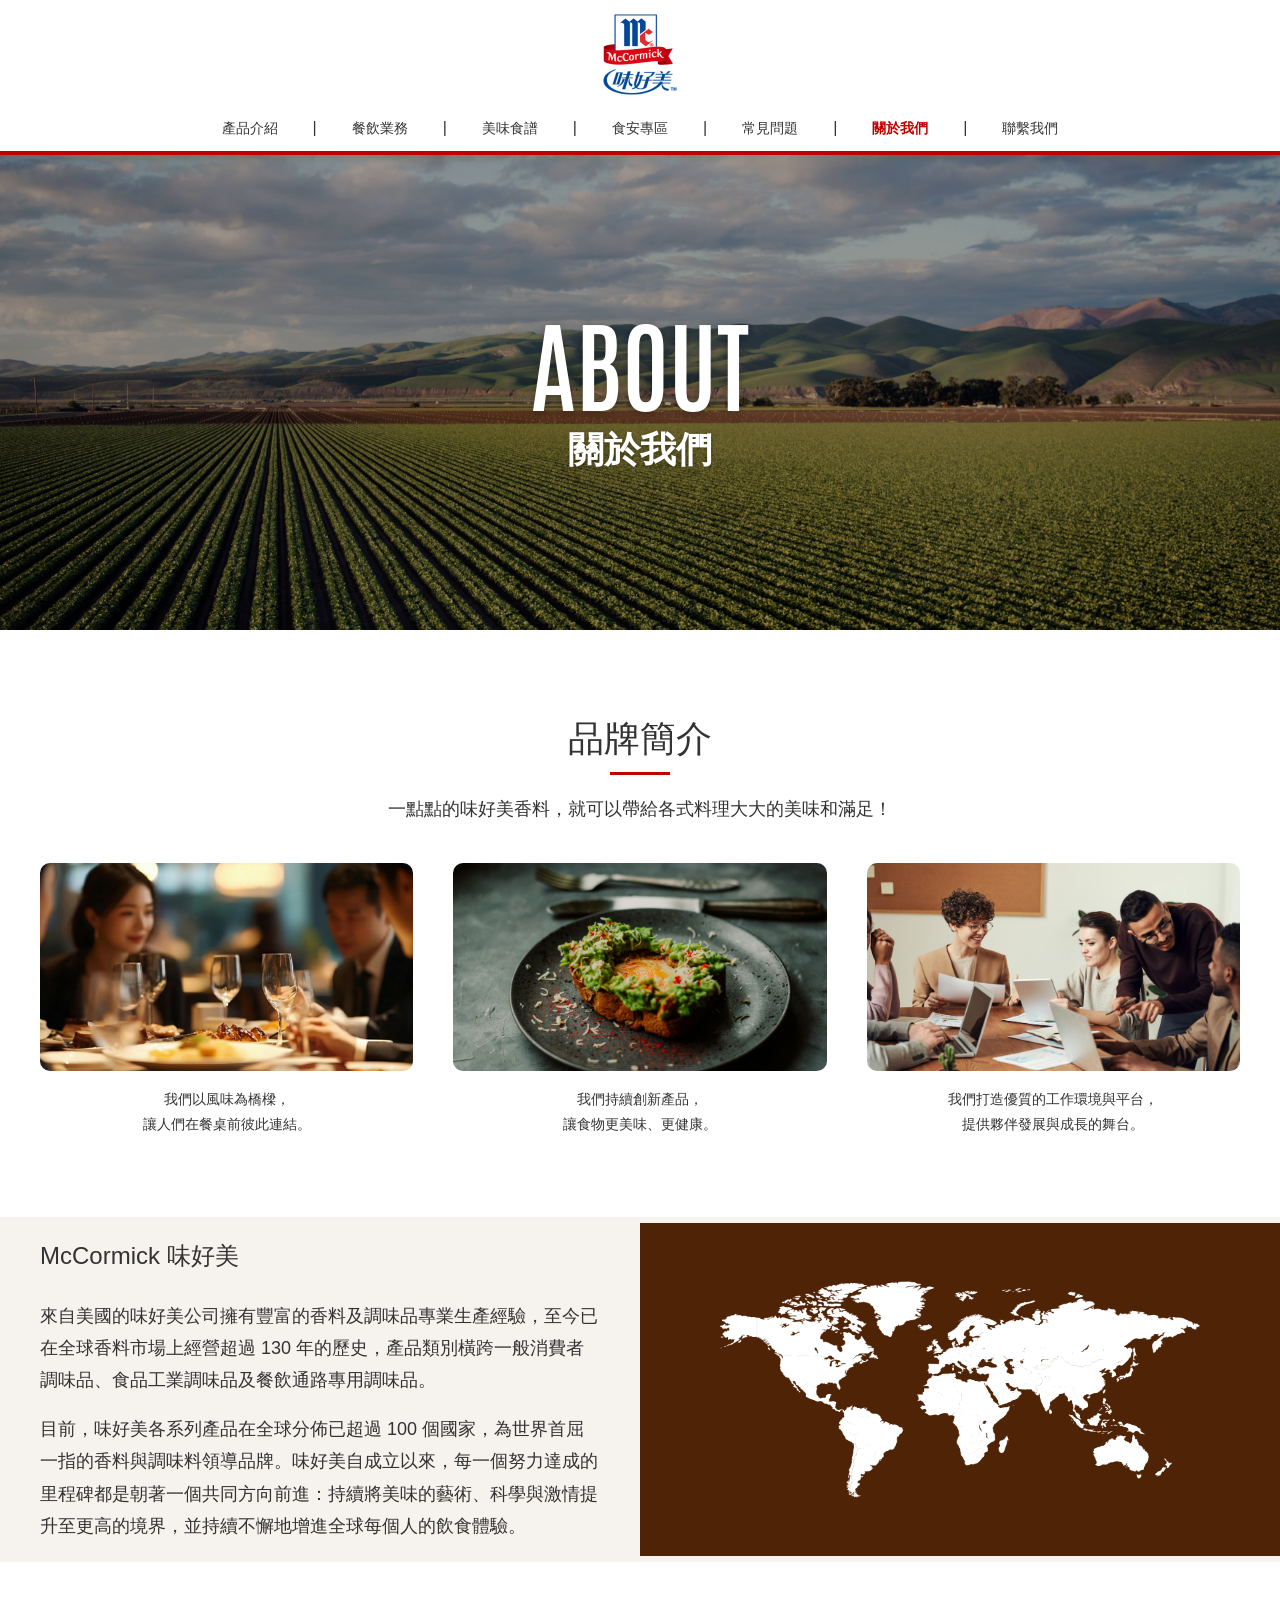
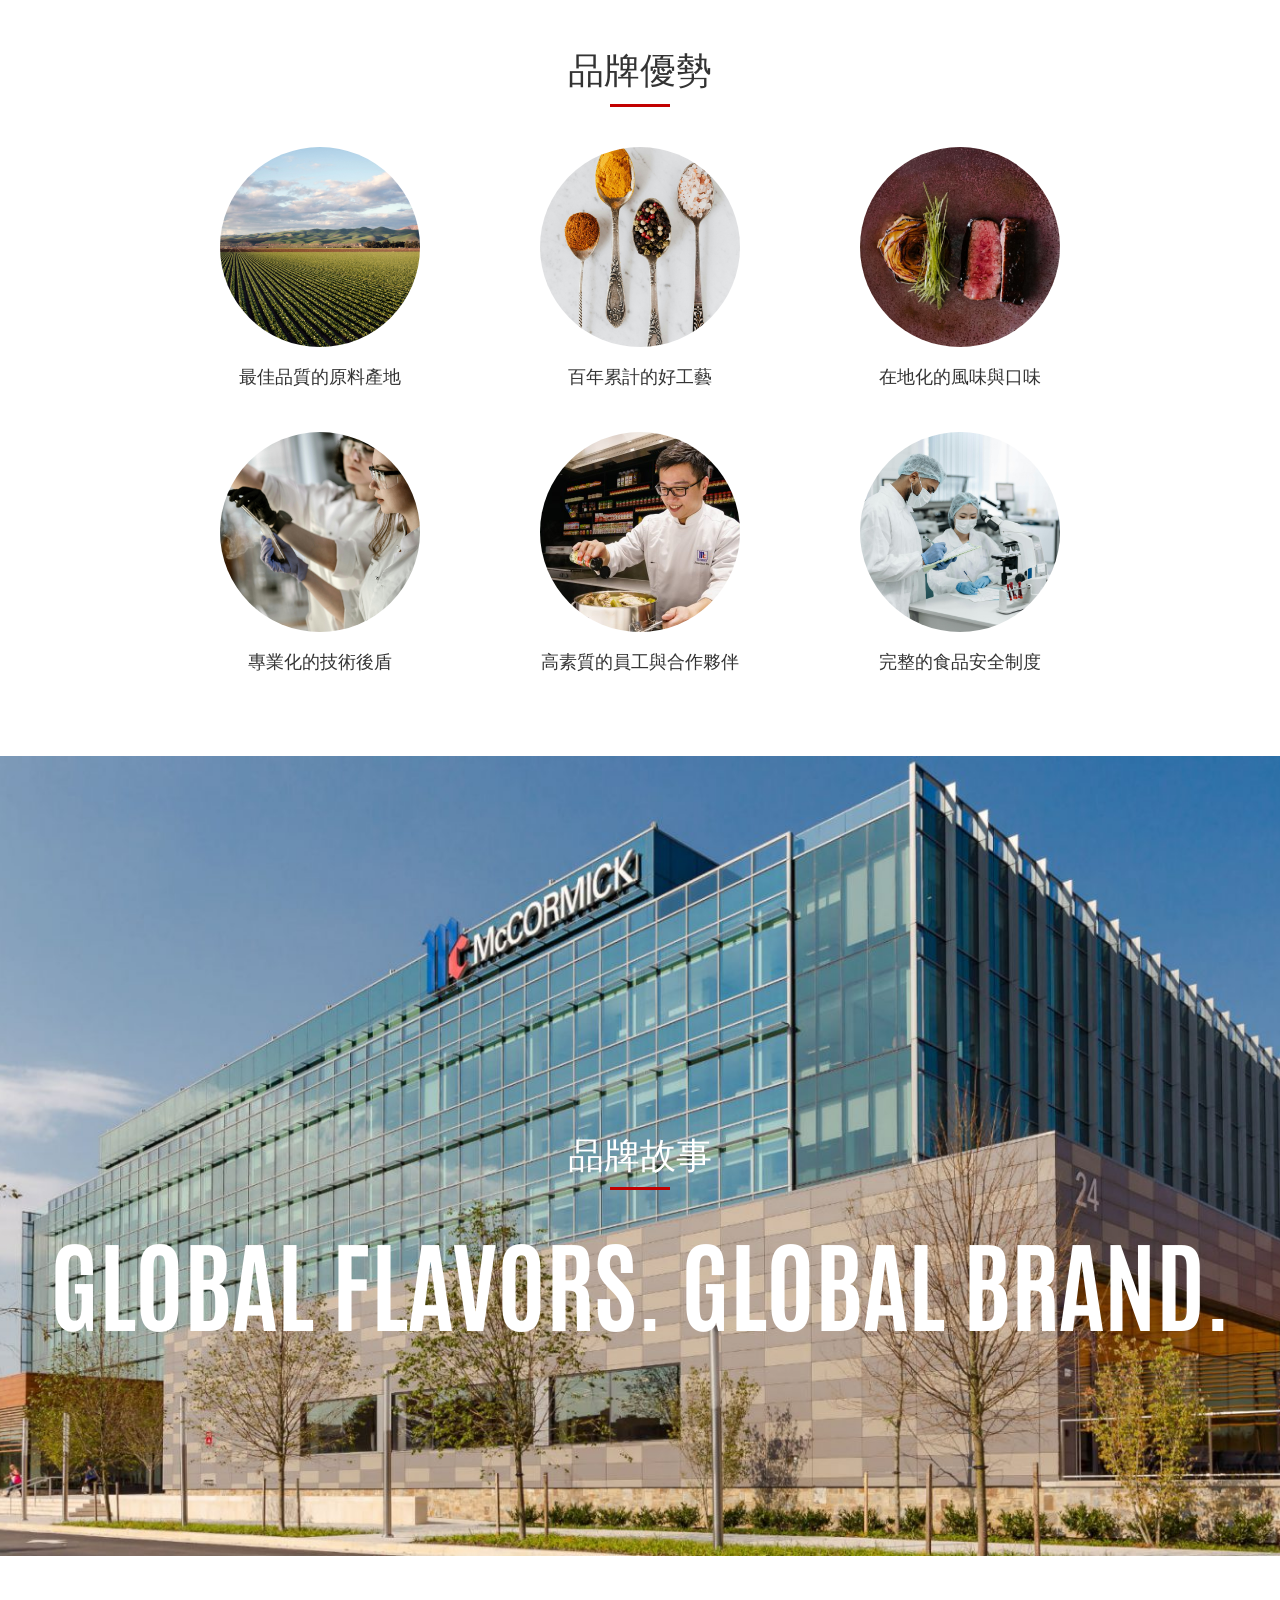
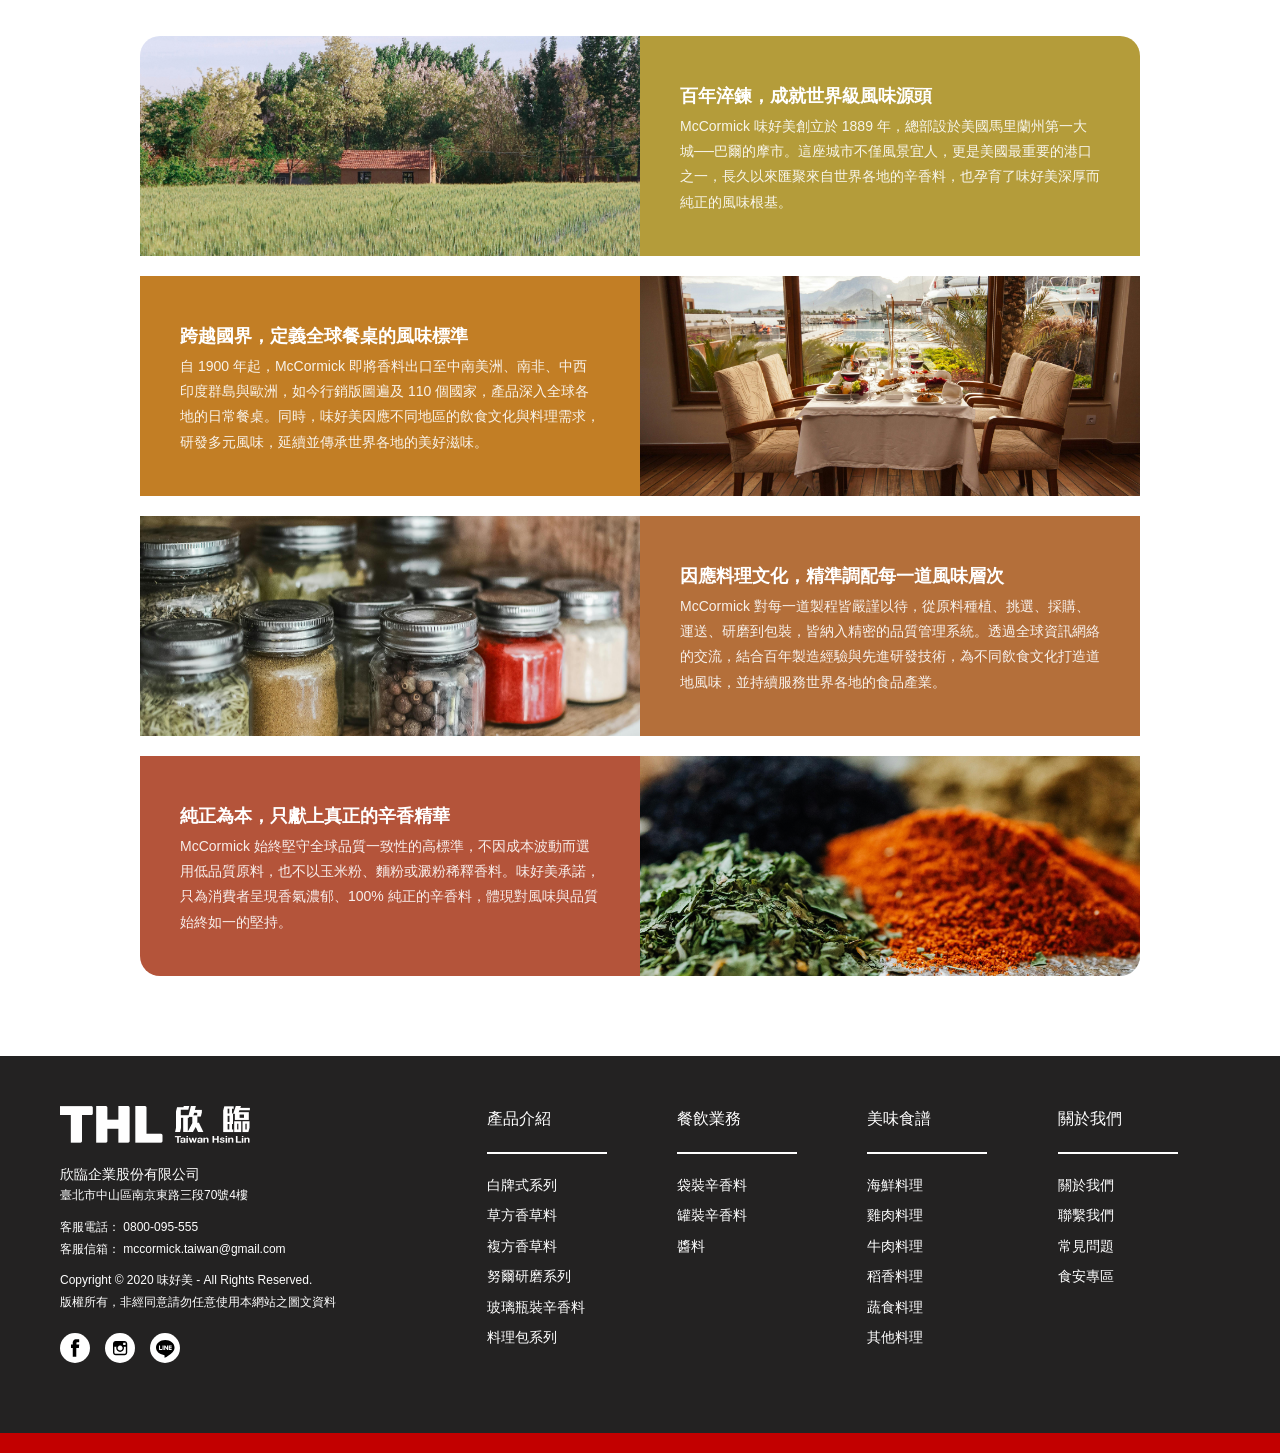
<file: html/about.html>
<!DOCTYPE html>
<html lang="zh-TW">

<head>
  <meta charset="UTF-8">
  <meta name="viewport" content="width=device-width, initial-scale=1.0">
  <title>關於我們 - About</title>
  <link rel="icon" type="image/png" href="../images/logo.png">

  <!-- Google Fonts -->
  <link rel="preconnect" href="https://fonts.googleapis.com">
  <link rel="preconnect" href="https://fonts.gstatic.com" crossorigin>
  <link href="https://fonts.googleapis.com/css2?family=Antonio:wght@100..700&display=swap" rel="stylesheet">

  <!-- External CSS -->
  <link rel="stylesheet" href="../css/global.css">
  <link rel="stylesheet" href="../css/header.css">
  <link rel="stylesheet" href="../css/footer.css">
  <link rel="stylesheet" href="../css/about/index.css">
</head>

<body>
  <!-- header -->
  <div id="header"></div>

  <main class="main-content about-page">
    <!-- Section 1: Hero Banner -->
    <div class="hero-banner about__banner">
      <img class="hero-banner__bg" src="../images/about/about-bg.jpg" alt="" data-parallax="0.3">
      <h1 class="hero-banner__title">ABOUT</h1>
      <p class="hero-banner__subtitle">關於我們</p>
    </div>

    <!-- Section 2: 品牌簡介 -->
    <section class="brand-intro">
      <h2 class="page-title about__title">品牌簡介</h2>
      <p class="brand-intro__subtitle">一點點的味好美香料，就可以帶給各式料理大大的美味和滿足！</p>
      <div class="brand-intro__grid">
        <div class="brand-intro__item">
          <div class="brand-intro__image">
            <img src="../images/about/info-1.png" alt="嚴選原料">
          </div>
          <p class="brand-intro__text">我們以風味為橋樑，</p>
          <p class="brand-intro__text">讓人們在餐桌前彼此連結。</p>
        </div>
        <div class="brand-intro__item">
          <div class="brand-intro__image">
            <img src="../images/about/info-2.jpg" alt="創新產品">
          </div>
          <p class="brand-intro__text">我們持續創新產品，</p>
          <p class="brand-intro__text">讓食物更美味、更健康。</p>
        </div>
        <div class="brand-intro__item">
          <div class="brand-intro__image">
            <img src="../images/about/info-3.jpg" alt="全球平台">
          </div>
          <p class="brand-intro__text">我們打造優質的工作環境與平台，</p>
          <p class="brand-intro__text">提供夥伴發展與成長的舞台。</p>
        </div>
      </div>
    </section>

    <!-- Section 3: McCormick 介紹 -->
    <section class="mccormick-intro">
      <div class="mccormick-intro__content">
        <h3 class="mccormick-intro__title">McCormick 味好美</h3>
        <p class="mccormick-intro__text">
          來自美國的味好美公司擁有豐富的香料及調味品專業生產經驗，至今已在全球香料市場上經營超過 130 年的歷史，產品類別橫跨一般消費者調味品、食品工業調味品及餐飲通路專用調味品。
        </p>
        <p class="mccormick-intro__text">
          目前，味好美各系列產品在全球分佈已超過 100
          個國家，為世界首屈一指的香料與調味料領導品牌。味好美自成立以來，每一個努力達成的里程碑都是朝著一個共同方向前進：持續將美味的藝術、科學與激情提升至更高的境界，並持續不懈地增進全球每個人的飲食體驗。
        </p>
      </div>
      <div class="mccormick-intro__map">
        <img src="../images/about/map.png" alt="全球據點">
      </div>
    </section>

    <!-- Section 4: 品牌優勢 -->
    <section class="brand-advantage">
      <h2 class="page-title brand-advantage__title">品牌優勢</h2>
      <div class="brand-advantage__grid">
        <div class="brand-advantage__item">
          <div class="brand-advantage__image">
            <img src="../images/about/advantage-1.jpg" alt="最佳品質的原料產地">
          </div>
          <p class="brand-advantage__text">最佳品質的原料產地</p>
        </div>
        <div class="brand-advantage__item">
          <div class="brand-advantage__image">
            <img src="../images/about/advantage-2.jpg" alt="百年累計的好工藝">
          </div>
          <p class="brand-advantage__text">百年累計的好工藝</p>
        </div>
        <div class="brand-advantage__item">
          <div class="brand-advantage__image">
            <img src="../images/about/advantage-3.png" alt="在地化的風味與口味">
          </div>
          <p class="brand-advantage__text">在地化的風味與口味</p>
        </div>
        <div class="brand-advantage__item">
          <div class="brand-advantage__image">
            <img src="../images/about/advantage-4.jpg" alt="專業化的技術後盾">
          </div>
          <p class="brand-advantage__text">專業化的技術後盾</p>
        </div>
        <div class="brand-advantage__item">
          <div class="brand-advantage__image">
            <img src="../images/about/advantage-5.jpg" alt="高素質的員工與合作夥伴">
          </div>
          <p class="brand-advantage__text">高素質的員工與合作夥伴</p>
        </div>
        <div class="brand-advantage__item">
          <div class="brand-advantage__image">
            <img src="../images/about/advantage-6.jpg" alt="完整的食品安全制度">
          </div>
          <p class="brand-advantage__text">完整的食品安全制度</p>
        </div>
      </div>
    </section>

    <!-- Section 5: 建築物大圖 + 品牌故事 Banner -->
    <section class="building-image">
      <img src="../images/about/brand-story.jpg" alt="McCormick 總部" data-parallax="0.3">
      <div class="brand-story-banner">
        <p class="page-title brand-story-banner__label">品牌故事</p>
        <div class="brand-story-banner__title">
          <span>GLOBAL FLAVORS.</span>
          <span>GLOBAL BRAND.</span>
        </div>
      </div>
    </section>

    <!-- Section 7: 交錯圖文區塊 -->
    <section class="brand-stories">
      <!-- Story 1 -->
      <div class="brand-story">
        <div class="brand-story__image">
          <img src="../images/about/story-1.jpg" alt="百年淬鍊">
        </div>
        <div class="brand-story__content">
          <h3 class="brand-story__title">百年淬鍊，成就世界級風味源頭</h3>
          <p class="brand-story__text">
            McCormick 味好美創立於 1889 年，總部設於美國馬里蘭州第一大城──巴爾的摩市。這座城市不僅風景宜人，更是美國最重要的港口之一，長久以來匯聚來自世界各地的辛香料，也孕育了味好美深厚而純正的風味根基。
          </p>
        </div>
      </div>

      <!-- Story 2 -->
      <div class="brand-story brand-story--reverse">
        <div class="brand-story__image">
          <img src="../images/about/story-2.jpg" alt="跨越國界">
        </div>
        <div class="brand-story__content">
          <h3 class="brand-story__title">跨越國界，定義全球餐桌的風味標準</h3>
          <p class="brand-story__text">
            自 1900 年起，McCormick 即將香料出口至中南美洲、南非、中西印度群島與歐洲，如今行銷版圖遍及 110
            個國家，產品深入全球各地的日常餐桌。同時，味好美因應不同地區的飲食文化與料理需求，研發多元風味，延續並傳承世界各地的美好滋味。
          </p>
        </div>
      </div>

      <!-- Story 3 -->
      <div class="brand-story">
        <div class="brand-story__image">
          <img src="../images/about/story-3.jpg" alt="因應料理文化">
        </div>
        <div class="brand-story__content">
          <h3 class="brand-story__title">因應料理文化，精準調配每一道風味層次</h3>
          <p class="brand-story__text">
            McCormick
            對每一道製程皆嚴謹以待，從原料種植、挑選、採購、運送、研磨到包裝，皆納入精密的品質管理系統。透過全球資訊網絡的交流，結合百年製造經驗與先進研發技術，為不同飲食文化打造道地風味，並持續服務世界各地的食品產業。
          </p>
        </div>
      </div>

      <!-- Story 4 -->
      <div class="brand-story brand-story--reverse">
        <div class="brand-story__image">
          <img src="../images/about/story-4.png" alt="純正為本">
        </div>
        <div class="brand-story__content">
          <h3 class="brand-story__title">純正為本，只獻上真正的辛香精華</h3>
          <p class="brand-story__text">
            McCormick 始終堅守全球品質一致性的高標準，不因成本波動而選用低品質原料，也不以玉米粉、麵粉或澱粉稀釋香料。味好美承諾，只為消費者呈現香氣濃郁、100% 純正的辛香料，體現對風味與品質始終如一的堅持。
          </p>
        </div>
      </div>
    </section>
  </main>

  <!-- footer -->
  <div id="footer"></div>

  <script>
    Promise.all([
      // HTML 模板
      fetch('./layout/header.html').then(response => response.text()),
      fetch('./layout/footer.html').then(response => response.text()),
      // JavaScript 檔案
      fetch('../js/header.js').then(response => response.text()),
      fetch('../js/utils/parallax.js').then(response => response.text()),
    ])
      .then(([headerHtml, footerHtml, headerJs, parallaxJs]) => {
        // 1. 插入 HTML
        document.getElementById('header').innerHTML = headerHtml;
        document.getElementById('footer').innerHTML = footerHtml;

        // 2. 執行 JavaScript
        const headerFunc = new Function(headerJs);
        headerFunc();

        // 3. 初始化視差效果
        const parallaxFunc = new Function(parallaxJs);
        parallaxFunc();

        console.log('✅ About page loaded successfully!');
      })
      .catch(error => console.error('Error loading components:', error));
  </script>
</body>

</html>
</file>
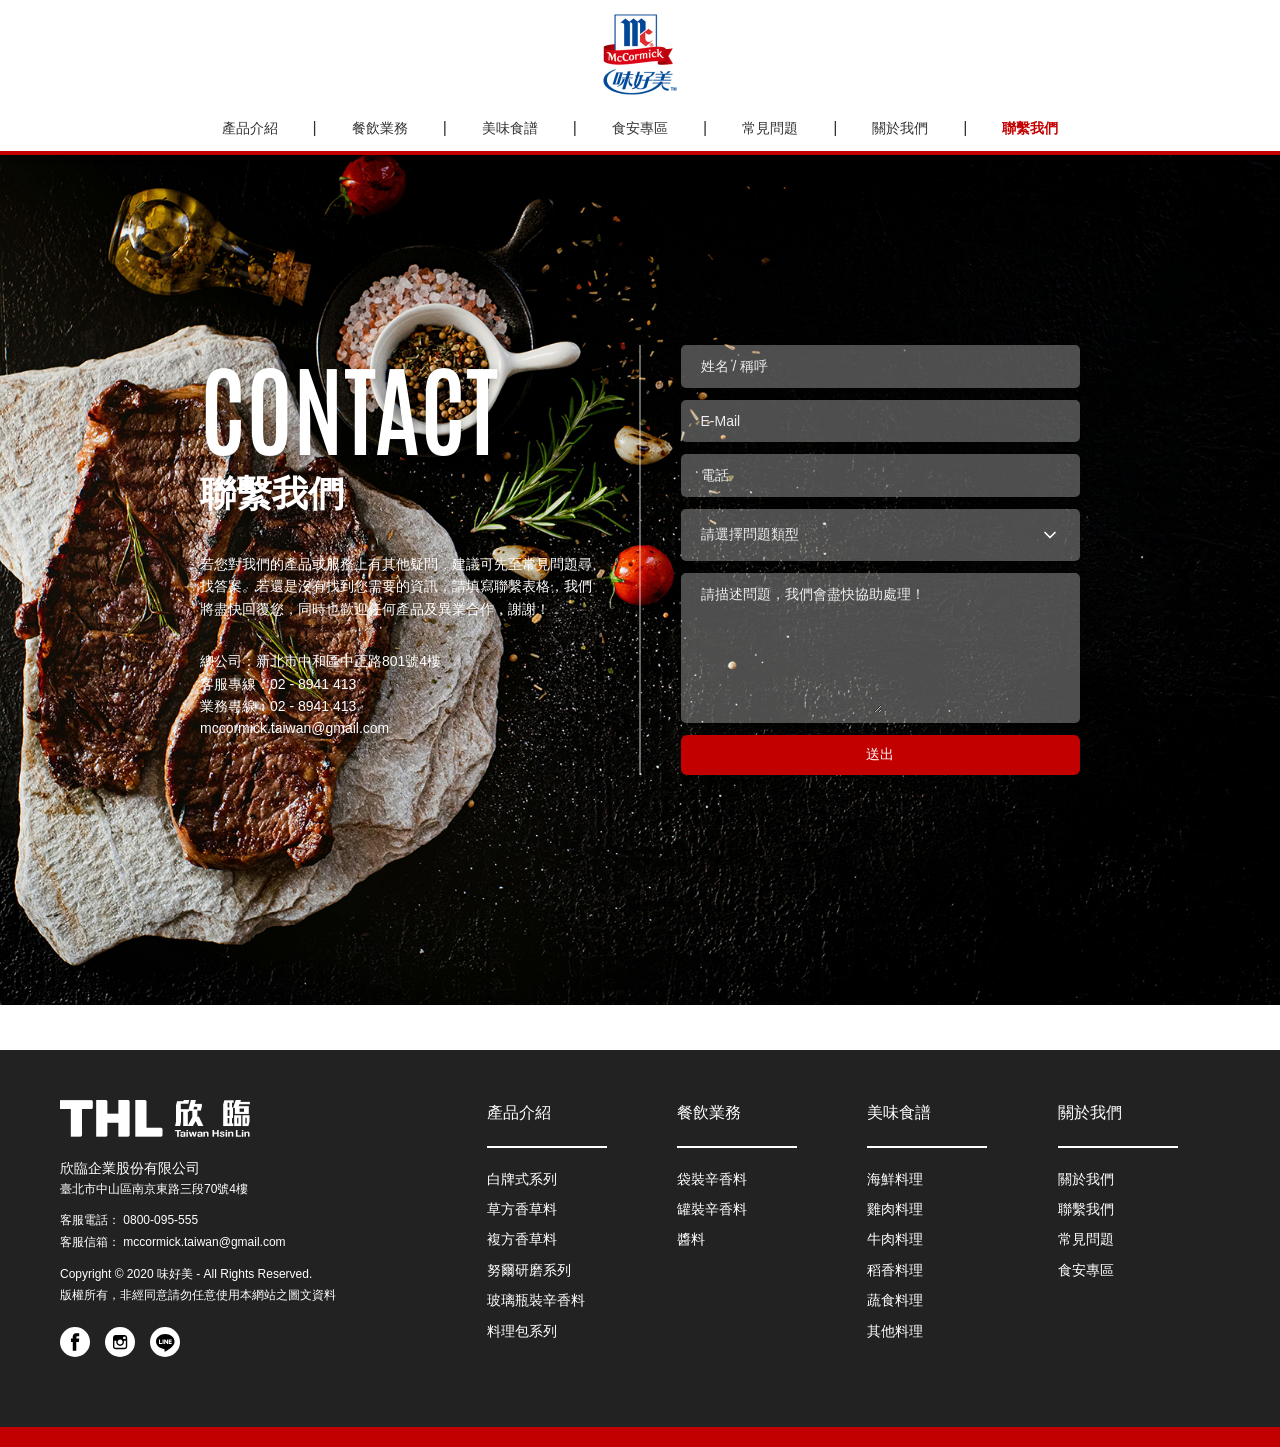
<file: html/contact.html>
<!DOCTYPE html>
<html lang="zh-TW">

<head>
  <meta charset="UTF-8">
  <meta name="viewport" content="width=device-width, initial-scale=1.0">
  <title>聯繫我們 - Contact</title>
  <link rel="icon" type="image/png" href="../images/logo.png">

  <!-- Antonio 字體 -->
  <link rel="preconnect" href="https://fonts.googleapis.com">
  <link rel="preconnect" href="https://fonts.gstatic.com" crossorigin>
  <link href="https://fonts.googleapis.com/css2?family=Antonio:wght@100..700&display=swap" rel="stylesheet">

  <!-- External CSS -->
  <link rel="stylesheet" href="../css/global.css">
  <link rel="stylesheet" href="../css/header.css">
  <link rel="stylesheet" href="../css/footer.css">
  <link rel="stylesheet" href="../css/contact/index.css">
</head>

<body>
  <!-- header -->
  <div id="header"></div>

  <main class="main-content">
    <!-- Contact Container -->
    <div class="contact-section">
      <!-- Background Image -->
      <div class="contact__bg">
        <img src="../images/contact/contact-bg.jpg" alt="" data-parallax="0.3">
      </div>

      <div class="contact__wrapper">
        <!-- Left: Info -->
        <div class="contact__info">
          <h1 class="hero-banner__title contact__title">CONTACT</h1>
          <p class="contact__subtitle">聯繫我們</p>

          <div class="contact__desc">
            <p>若您對我們的產品或服務上有其他疑問，建議可先至常見問題尋找答案。若還是沒有找到您需要的資訊，請填寫聯繫表格，我們將盡快回覆您，同時也歡迎任何產品及異業合作，謝謝！</p>
          </div>

          <div class="contact__details">
            <p><span>總公司：</span>新北市中和區中正路801號4樓</p>
            <p><span>客服專線：</span>02 - 8941 413</p>
            <p><span>業務專線：</span>02 - 8941 413</p>
            <p>mccormick.taiwan@gmail.com</p>
          </div>
        </div>

        <!-- Right: Form -->
        <div class="contact__form-container">
          <form class="contact__form" id="contactForm">
            <div class="contact__form-group">
              <label for="name">姓名 / 稱呼</label>
              <input type="text" id="name" name="name" required>
            </div>

            <div class="contact__form-group">
              <label for="email">E-Mail</label>
              <input type="email" id="email" name="email" required>
            </div>

            <div class="contact__form-group">
              <label for="phone">電話</label>
              <input type="tel" id="phone" name="phone">
            </div>

            <div class="contact__form-group">
              <label for="category">請選擇問題類型</label>
              <select id="category" name="category" required>
                <option value=""></option>
                <option value="product">產品相關</option>
                <option value="purchase">購買通路</option>
                <option value="business">業務合作</option>
                <option value="other">其他問題</option>
              </select>
            </div>

            <div class="contact__form-group contact__form-group--textarea">
              <label for="message">請描述問題，我們會盡快協助處理！</label>
              <textarea id="message" name="message" rows="4" required></textarea>
            </div>

            <div class="contact__form-submit">
              <button type="submit" class="contact__submit-btn">送出</button>
            </div>
          </form>
        </div>
      </div>
    </div>
  </main>

  <!-- footer -->
  <div id="footer"></div>

  <script>
    Promise.all([
      // HTML 模板
      fetch('./layout/header.html').then(response => response.text()),
      fetch('./layout/footer.html').then(response => response.text()),
      // JavaScript 檔案
      fetch('../js/header.js').then(response => response.text()),
      fetch('../js/utils/parallax.js').then(response => response.text()),
    ])
      .then(([headerHtml, footerHtml, headerJs, parallaxJs]) => {
        // 1. 插入 HTML
        document.getElementById('header').innerHTML = headerHtml;
        document.getElementById('footer').innerHTML = footerHtml;

        // 2. 執行 JavaScript
        const headerFunc = new Function(headerJs);
        headerFunc();

        // 3. 初始化視差效果
        const parallaxFunc = new Function(parallaxJs);
        parallaxFunc();

        // 4. 表單送出處理
        const form = document.getElementById('contactForm');
        form.addEventListener('submit', function (e) {
          e.preventDefault();
          alert('感謝您的來信，我們將盡快回覆您！');
          form.reset();
        });

        console.log('✅ Contact page loaded successfully!');
      })
      .catch(error => console.error('Error loading components:', error));
  </script>
</body>

</html>
</file>
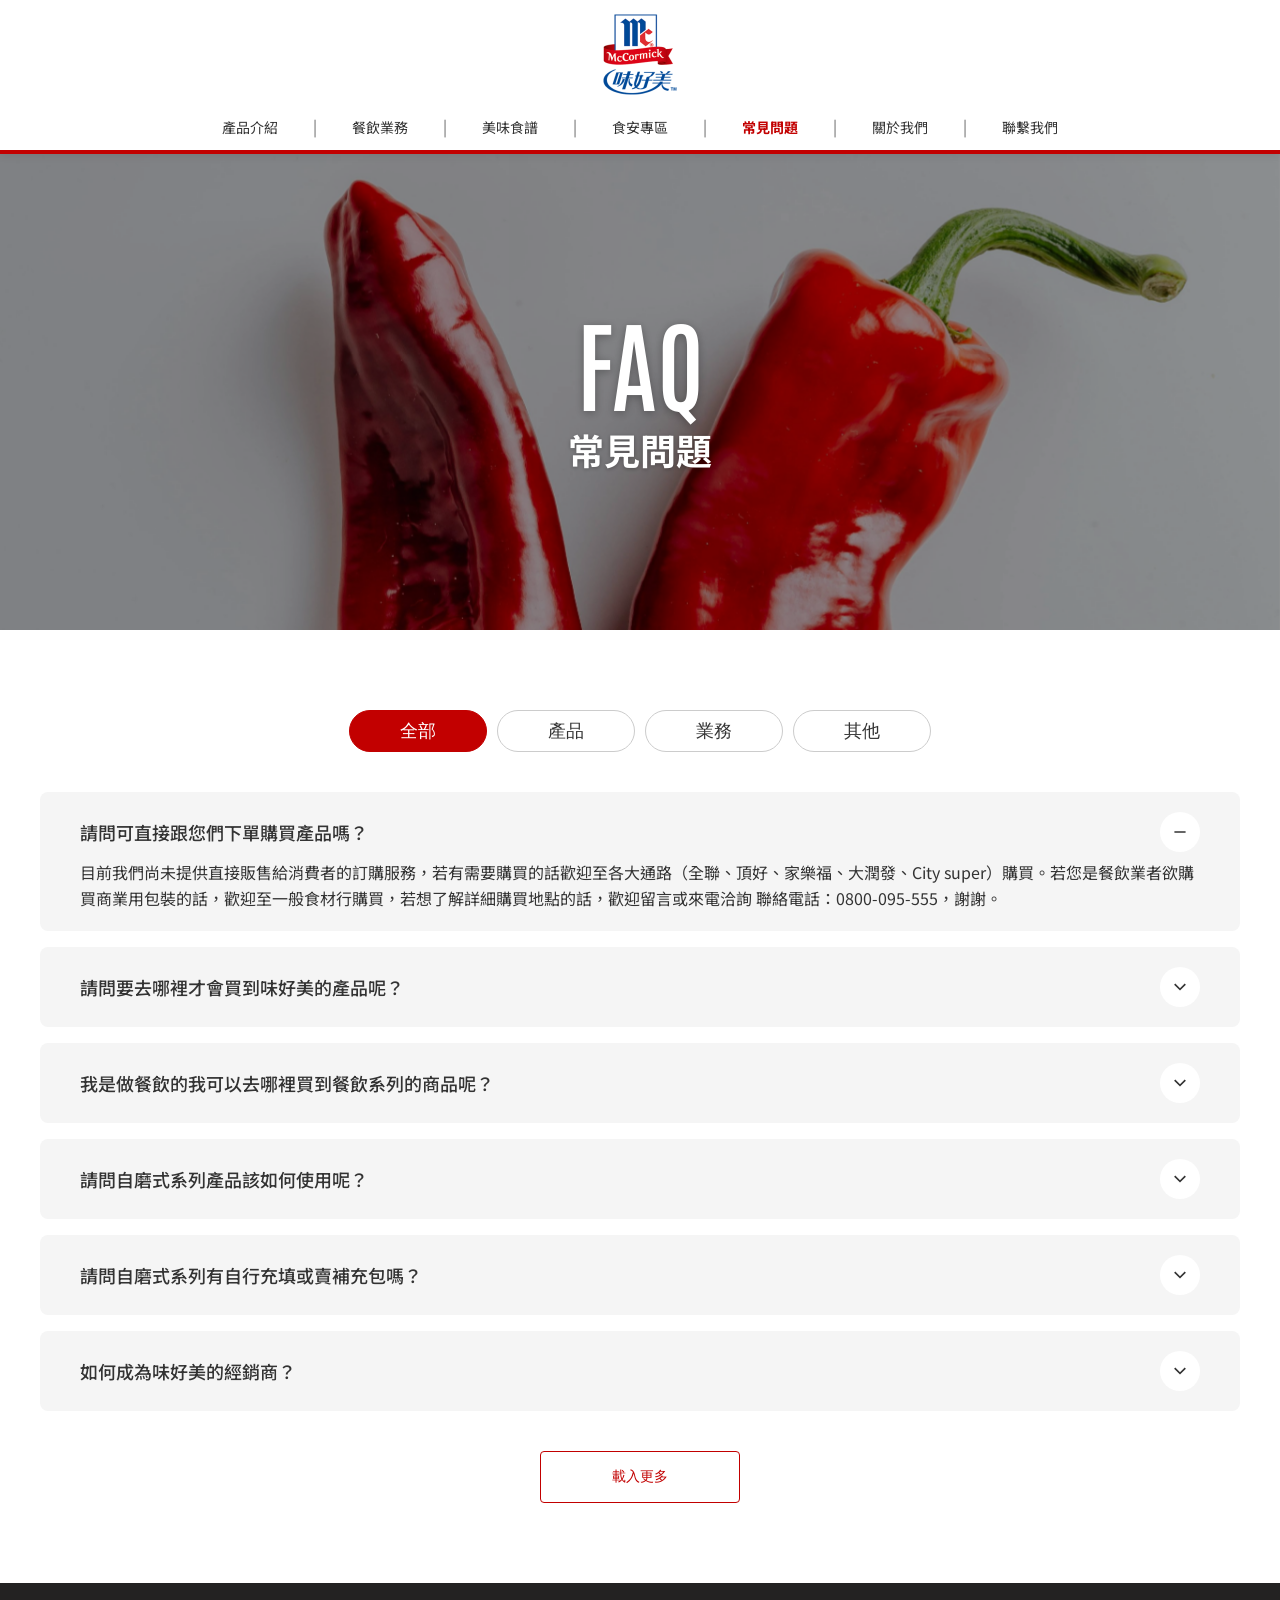
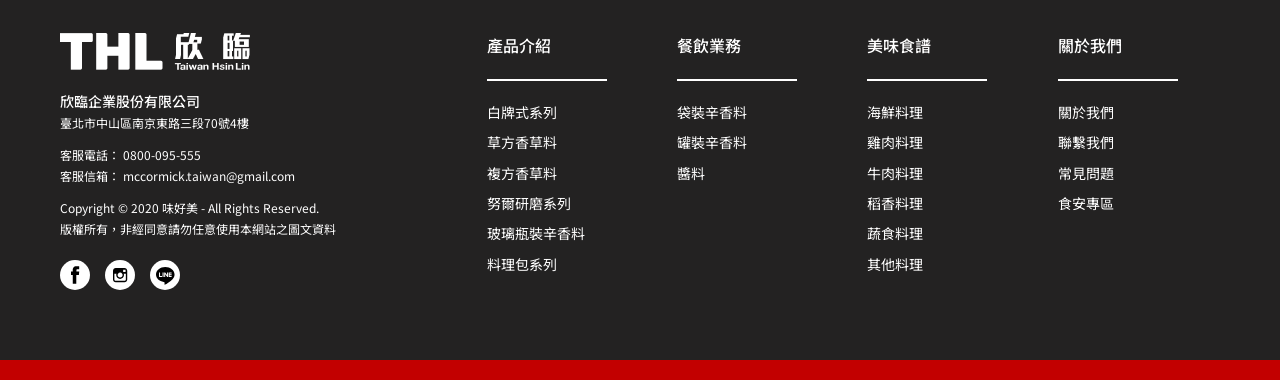
<file: html/faq.html>
<!DOCTYPE html>
<html lang="zh-TW">

<head>
  <meta charset="UTF-8">
  <meta name="viewport" content="width=device-width, initial-scale=1.0">
  <title>常見問題 - FAQ</title>
  <link rel="icon" type="image/png" href="../images/logo.png">

  <!-- Google Fonts -->
  <link rel="preconnect" href="https://fonts.googleapis.com">
  <link rel="preconnect" href="https://fonts.gstatic.com" crossorigin>
  <link href="https://fonts.googleapis.com/css2?family=Noto+Sans+TC:wght@300;400;500;700&display=swap" rel="stylesheet">
  <link href="https://fonts.googleapis.com/css2?family=Antonio:wght@100..700&display=swap" rel="stylesheet">

  <!-- External CSS -->
  <link rel="stylesheet" href="../css/global.css">
  <link rel="stylesheet" href="../css/header.css">
  <link rel="stylesheet" href="../css/footer.css">
  <link rel="stylesheet" href="../css/faq/index.css">
</head>

<body>
  <!-- header -->
  <div id="header"></div>

  <main class="main-content">
    <!-- Hero Banner -->
    <div class="hero-banner faq__banner">
      <img class="hero-banner__bg" src="../images/faq/faq-bg.jpg" alt="" data-parallax="0.3">
      <h1 class="hero-banner__title">FAQ</h1>
      <p class="hero-banner__subtitle">常見問題</p>
    </div>


    <div class="faq-section">
      <!-- Filter Tabs -->
      <section class="faq__filter">
        <div class="faq__filter-wrapper">
          <button class="faq__filter-btn active" data-category="all">全部</button>
          <button class="faq__filter-btn" data-category="product">產品</button>
          <button class="faq__filter-btn" data-category="business">業務</button>
          <button class="faq__filter-btn" data-category="other">其他</button>
        </div>
      </section>

      <!-- FAQ List -->
      <section class="faq__list">
        <div class="faq__list-wrapper">
          <!-- FAQ Item 1 -->
          <div class="faq__item active" data-category="product">
            <div class="faq__item-header">
              <h3 class="faq__item-question">請問可直接跟您們下單購買產品嗎？</h3>
              <button class="faq__item-toggle" aria-label="展開/收合">
                <span class="faq__icon-minus"></span>
                <span class="faq__icon-plus"></span>
              </button>
            </div>
            <div class="faq__item-content">
              <div class="faq__item-content-inner">
                <p>目前我們尚未提供直接販售給消費者的訂購服務，若有需要購買的話歡迎至各大通路（全聯、頂好、家樂福、大潤發、City
                  super）購買。若您是餐飲業者欲購買商業用包裝的話，歡迎至一般食材行購買，若想了解詳細購買地點的話，歡迎留言或來電洽詢 聯絡電話：0800-095-555，謝謝。</p>
              </div>
            </div>
          </div>

          <!-- FAQ Item 2 -->
          <div class="faq__item" data-category="product">
            <div class="faq__item-header">
              <h3 class="faq__item-question">請問要去哪裡才會買到味好美的產品呢？</h3>
              <button class="faq__item-toggle" aria-label="展開/收合">
                <span class="faq__icon-minus"></span>
                <span class="faq__icon-plus"></span>
              </button>
            </div>
            <div class="faq__item-content">
              <div class="faq__item-content-inner">
                <p>味好美產品在全台各大超市、量販店均有販售，包含全聯、頂好、家樂福、大潤發、City super、Jason's Market 等通路。您也可以在各大電商平台如 PChome、momo
                  購物網等找到我們的產品。</p>
              </div>
            </div>
          </div>

          <!-- FAQ Item 3 -->
          <div class="faq__item" data-category="business">
            <div class="faq__item-header">
              <h3 class="faq__item-question">我是做餐飲的我可以去哪裡買到餐飲系列的商品呢？</h3>
              <button class="faq__item-toggle" aria-label="展開/收合">
                <span class="faq__icon-minus"></span>
                <span class="faq__icon-plus"></span>
              </button>
            </div>
            <div class="faq__item-content">
              <div class="faq__item-content-inner">
                <p>餐飲業者可至一般食材行購買商業用包裝產品，或與我們的業務團隊聯繫，我們將協助您找到最近的經銷商。聯絡電話：0800-095-555，或透過官網聯絡表單與我們聯繫。</p>
              </div>
            </div>
          </div>

          <!-- FAQ Item 4 -->
          <div class="faq__item" data-category="product">
            <div class="faq__item-header">
              <h3 class="faq__item-question">請問自磨式系列產品該如何使用呢？</h3>
              <button class="faq__item-toggle" aria-label="展開/收合">
                <span class="faq__icon-minus"></span>
                <span class="faq__icon-plus"></span>
              </button>
            </div>
            <div class="faq__item-content">
              <div class="faq__item-content-inner">
                <p>自磨式系列產品使用方式非常簡單，只需將瓶蓋旋轉至「GRIND」位置，然後像轉動胡椒研磨器一樣旋轉瓶身即可研磨出新鮮香料。使用完畢後，請將瓶蓋轉回「CLOSE」位置以保持香料新鮮。</p>
              </div>
            </div>
          </div>

          <!-- FAQ Item 5 -->
          <div class="faq__item" data-category="other">
            <div class="faq__item-header">
              <h3 class="faq__item-question">請問自磨式系列有自行充填或賣補充包嗎？</h3>
              <button class="faq__item-toggle" aria-label="展開/收合">
                <span class="faq__icon-minus"></span>
                <span class="faq__icon-plus"></span>
              </button>
            </div>
            <div class="faq__item-content">
              <div class="faq__item-content-inner">
                <p>目前自磨式系列產品為一次性設計，尚未提供補充包或自行充填服務。為確保產品品質與研磨效果，建議使用完畢後購買新品。我們持續在評估環保包裝的可能性，感謝您的關注。</p>
              </div>
            </div>
          </div>

          <!-- FAQ Item 6 -->
          <div class="faq__item" data-category="business">
            <div class="faq__item-header">
              <h3 class="faq__item-question">如何成為味好美的經銷商？</h3>
              <button class="faq__item-toggle" aria-label="展開/收合">
                <span class="faq__icon-minus"></span>
                <span class="faq__icon-plus"></span>
              </button>
            </div>
            <div class="faq__item-content">
              <div class="faq__item-content-inner">
                <p>若您有興趣成為味好美的經銷商，歡迎透過官網聯絡表單或來電 0800-095-555 與我們的業務團隊聯繫，我們將提供詳細的合作方案與相關資訊。</p>
              </div>
            </div>
          </div>
        </div>

        <div class="faq__more">
          <button class="faq__load-btn">載入更多</button>
        </div>
      </section>

    </div>
  </main>

  <!-- footer -->
  <div id="footer"></div>

  <script>
    Promise.all([
      // HTML 模板
      fetch('./layout/header.html').then(response => response.text()),
      fetch('./layout/footer.html').then(response => response.text()),
      // JavaScript 檔案
      fetch('../js/header.js').then(response => response.text()),
      fetch('../js/faq/accordion.js').then(response => response.text()),
      fetch('../js/utils/parallax.js').then(response => response.text()),
    ])
      .then(([headerHtml, footerHtml, headerJs, accordionJs, parallaxJs]) => {
        // 1. 插入 HTML
        document.getElementById('header').innerHTML = headerHtml;
        document.getElementById('footer').innerHTML = footerHtml;

        // 2. 執行 JavaScript
        const headerFunc = new Function(headerJs);
        headerFunc();

        const accordionFunc = new Function(accordionJs);
        accordionFunc();

        // 3. 初始化視差效果
        const parallaxFunc = new Function(parallaxJs);
        parallaxFunc();

        console.log('✅ FAQ page loaded successfully!');
      })
      .catch(error => console.error('Error loading components:', error));
  </script>
</body>

</html>
</file>
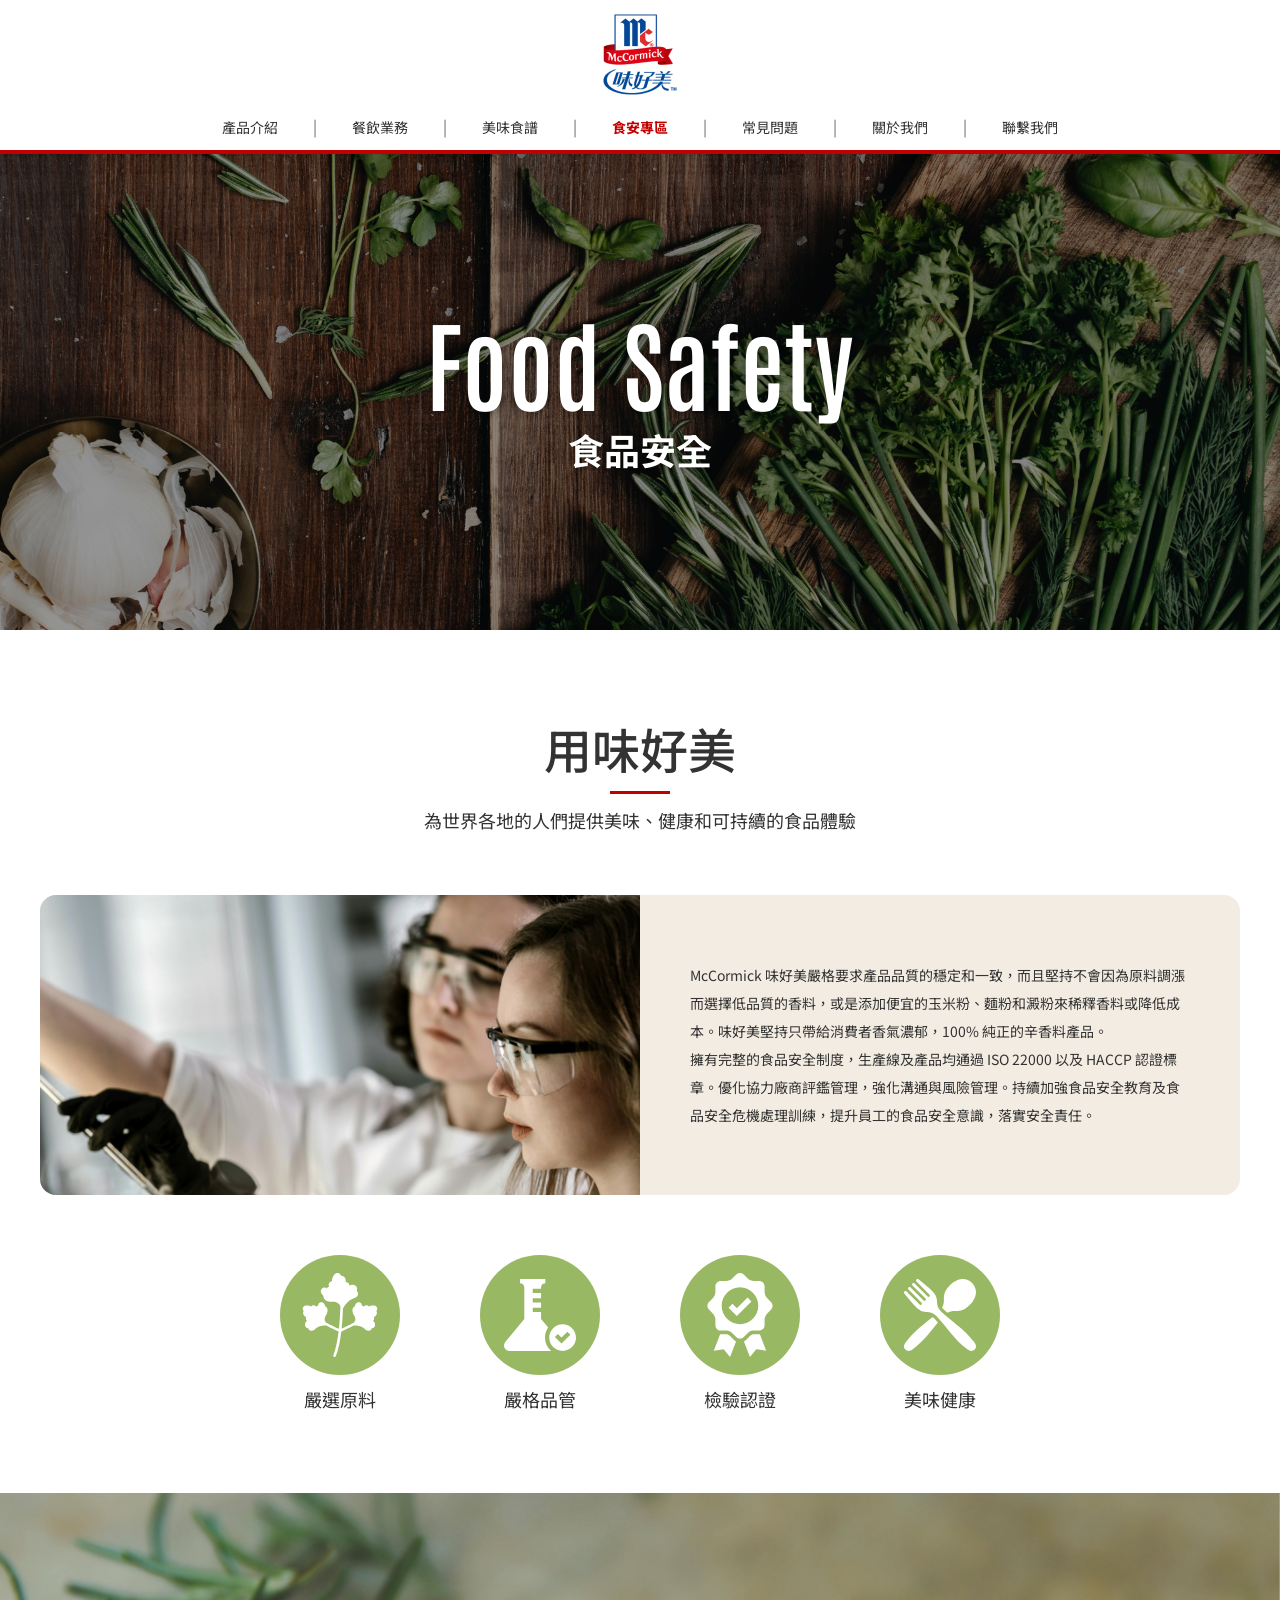
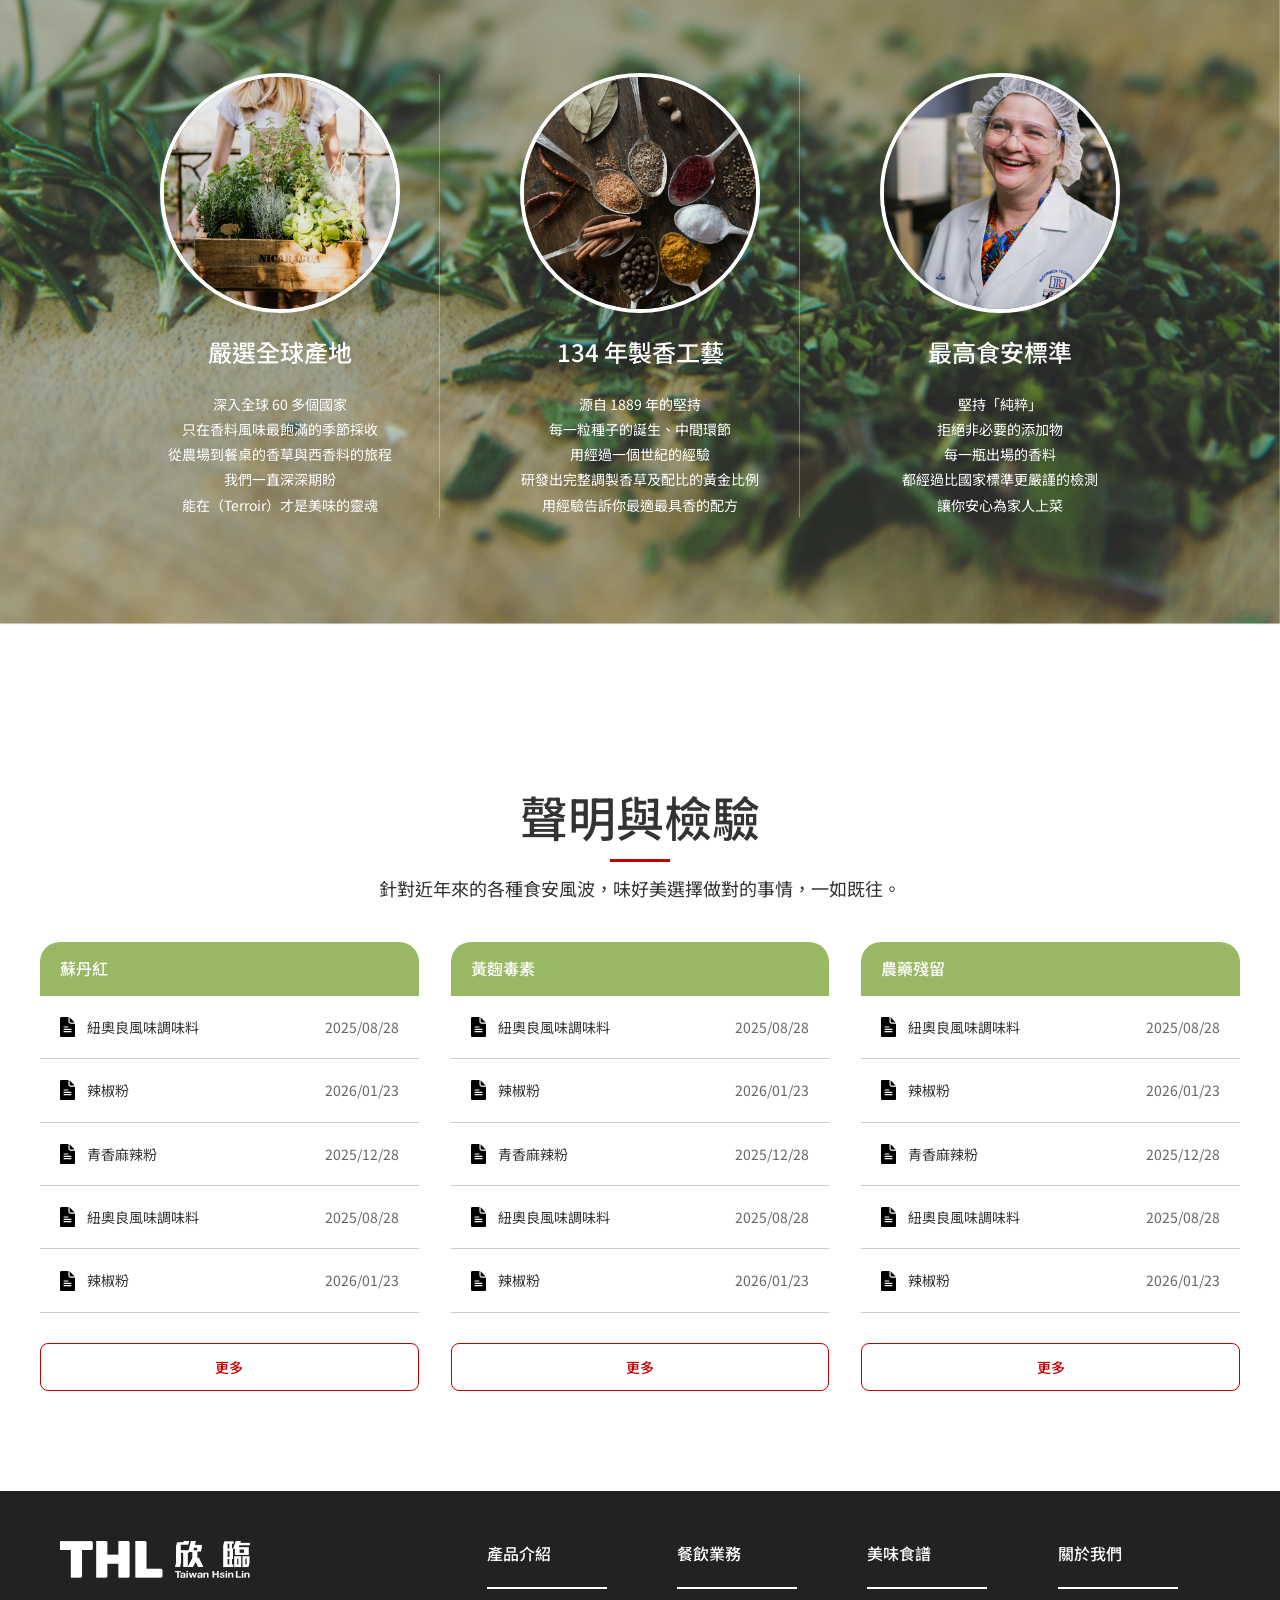
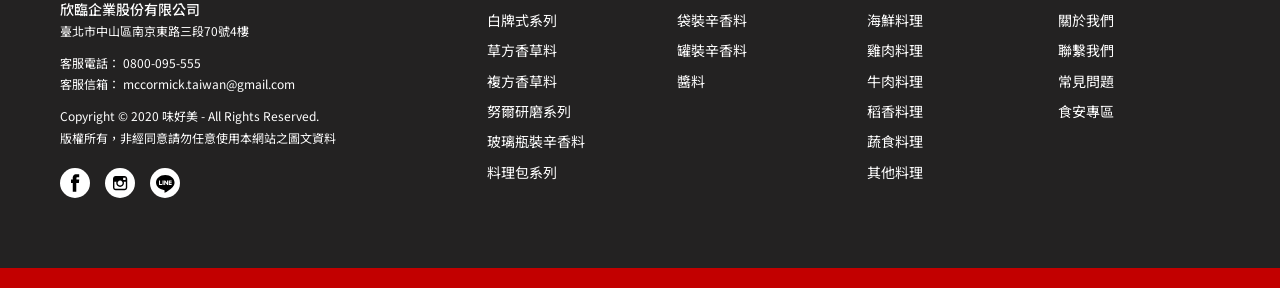
<file: html/food-safety.html>
<!DOCTYPE html>
<html lang="zh-TW">

<head>
  <meta charset="UTF-8">
  <meta name="viewport" content="width=device-width, initial-scale=1.0">
  <title>食品安全 - Food Safety</title>
  <link rel="icon" type="image/png" href="../images/logo.png">

  <!-- Google Fonts -->
  <link rel="preconnect" href="https://fonts.googleapis.com">
  <link rel="preconnect" href="https://fonts.gstatic.com" crossorigin>
  <link href="https://fonts.googleapis.com/css2?family=Noto+Sans+TC:wght@300;400;500;700&display=swap" rel="stylesheet">
  <link href="https://fonts.googleapis.com/css2?family=Antonio:wght@100..700&display=swap" rel="stylesheet">

  <!-- External CSS -->
  <link rel="stylesheet" href="../css/global.css">
  <link rel="stylesheet" href="../css/header.css">
  <link rel="stylesheet" href="../css/footer.css">
  <link rel="stylesheet" href="../css/food-safety/index.css">
</head>

<body>
  <!-- header -->
  <div id="header"></div>

  <main class="main-content food-safety-section">
    <!-- Hero Banner -->
    <div class="hero-banner food-safety__banner">
      <img class="hero-banner__bg" src="../images/food-safety/food-safety-bg.jpg" alt="" data-parallax="0.3">
      <h1 class="hero-banner__title">Food Safety</h1>
      <p class="hero-banner__subtitle">食品安全</p>
    </div>

    <!-- Section Title -->
    <section class="food-safety__intro">
      <h2 class="food-safety__title">用味好美</h2>
      <p class="food-safety__subtitle">為世界各地的人們提供美味、健康和可持續的食品體驗</p>
    </section>

    <!-- Content Section -->
    <section class="food-safety__content">
      <div class="food-safety__content-wrapper">
        <div class="food-safety__image">
          <img src="../images/food-safety/expert.jpg" alt="品質檢驗">
        </div>
        <div class="food-safety__text">
          <p>McCormick 味好美嚴格要求產品品質的穩定和一致，而且堅持不會因為原料調漲而選擇低品質的香料，或是添加便宜的玉米粉、麵粉和澱粉來稀釋香料或降低成本。味好美堅持只帶給消費者香氣濃郁，100% 純正的辛香料產品。
          </p>
          <p>擁有完整的食品安全制度，生產線及產品均通過 ISO 22000 以及 HACCP
            認證標章。優化協力廠商評鑑管理，強化溝通與風險管理。持續加強食品安全教育及食品安全危機處理訓練，提升員工的食品安全意識，落實安全責任。</p>
        </div>
      </div>
    </section>

    <!-- Features Section -->
    <section class="food-safety__features">
      <div class="food-safety__features-wrapper">
        <div class="food-safety__feature">
          <div class="food-safety__feature-icon">
            <img src="../images/icons/ingrediant.svg" alt="嚴選原料">
          </div>
          <span class="food-safety__feature-text">嚴選原料</span>
        </div>
        <div class="food-safety__feature">
          <div class="food-safety__feature-icon">
            <img src="../images/icons/test.svg" alt="嚴格品管">
          </div>
          <span class="food-safety__feature-text">嚴格品管</span>
        </div>
        <div class="food-safety__feature">
          <div class="food-safety__feature-icon">
            <img src="../images/icons/certification.svg" alt="檢驗認證">
          </div>
          <span class="food-safety__feature-text">檢驗認證</span>
        </div>
        <div class="food-safety__feature">
          <div class="food-safety__feature-icon">
            <img src="../images/icons/healthy.svg" alt="美味健康">
          </div>
          <span class="food-safety__feature-text">美味健康</span>
        </div>
      </div>
    </section>

    <!-- Highlights Section with Background -->
    <section class="food-safety__highlights">
      <div class="food-safety__highlights-bg">
        <img src="../images/food-safety/food-safety-reason.jpg" alt="" data-parallax="0.3">
      </div>
      <div class="food-safety__highlights-overlay"></div>
      <div class="food-safety__highlights-wrapper">
        <div class="food-safety__highlight-card">
          <div class="food-safety__highlight-image">
            <img src="../images/food-safety/examine-1.jpg" alt="嚴選全球產地">
          </div>
          <h3 class="food-safety__highlight-title">嚴選全球產地</h3>
          <p class="food-safety__highlight-desc">
            深入全球 60 多個國家<br>
            只在香料風味最飽滿的季節採收<br>
            從農場到餐桌的香草與西香料的旅程<br>
            我們一直深深期盼<br>
            能在（Terroir）才是美味的靈魂
          </p>
        </div>
        <div class="food-safety__highlight-card">
          <div class="food-safety__highlight-image">
            <img src="../images/food-safety/examine-2.jpg" alt="134 年製香工藝">
          </div>
          <h3 class="food-safety__highlight-title">134 年製香工藝</h3>
          <p class="food-safety__highlight-desc">
            源自 1889 年的堅持<br>
            每一粒種子的誕生、中間環節<br>
            用經過一個世紀的經驗<br>
            研發出完整調製香草及配比的黃金比例<br>
            用經驗告訴你最適最具香的配方
          </p>
        </div>
        <div class="food-safety__highlight-card">
          <div class="food-safety__highlight-image">
            <img src="../images/food-safety/examine-3.png" alt="最高食安標準">
          </div>
          <h3 class="food-safety__highlight-title">最高食安標準</h3>
          <p class="food-safety__highlight-desc">
            堅持「純粹」<br>
            拒絕非必要的添加物<br>
            每一瓶出場的香料<br>
            都經過比國家標準更嚴謹的檢測<br>
            讓你安心為家人上菜
          </p>
        </div>
      </div>
    </section>

    <!-- Testing Reports Section -->
    <section class="food-safety__reports">
      <h2 class="food-safety__title">聲明與檢驗</h2>
      <p class="food-safety__subtitle">針對近年來的各種食安風波，味好美選擇做對的事情，一如既往。</p>

      <div class="food-safety__reports-wrapper">
        <!-- Sudan Red -->
        <div class="food-safety__report-card">
          <div class="food-safety__report-header">
            <span class="food-safety__report-name">蘇丹紅</span>
          </div>
          <ul class="food-safety__report-list">
            <li class="food-safety__report-item">
              <img src="../images/icons/document.svg" alt="" />
              <span class="food-safety__report-text">紐奧良風味調味料</span>
              <span class="food-safety__report-date">2025/08/28</span>
            </li>
            <li class="food-safety__report-item">
              <img src="../images/icons/document.svg" alt="" />
              <span class="food-safety__report-text">辣椒粉</span>
              <span class="food-safety__report-date">2026/01/23</span>
            </li>
            <li class="food-safety__report-item">
              <img src="../images/icons/document.svg" alt="" />
              <span class="food-safety__report-text">青香麻辣粉</span>
              <span class="food-safety__report-date">2025/12/28</span>
            </li>
            <li class="food-safety__report-item">
              <img src="../images/icons/document.svg" alt="" />
              <span class="food-safety__report-text">紐奧良風味調味料</span>
              <span class="food-safety__report-date">2025/08/28</span>
            </li>
            <li class="food-safety__report-item">
              <img src="../images/icons/document.svg" alt="" />
              <span class="food-safety__report-text">辣椒粉</span>
              <span class="food-safety__report-date">2026/01/23</span>
            </li>
          </ul>
          <a href="#" class="food-safety__report-btn">更多</a>
        </div>

        <!-- Aflatoxin -->
        <div class="food-safety__report-card">
          <div class="food-safety__report-header">
            <span class="food-safety__report-name">黃麴毒素</span>
          </div>
          <ul class="food-safety__report-list">
            <li class="food-safety__report-item">
              <img src="../images/icons/document.svg" alt="" />
              <span class="food-safety__report-text">紐奧良風味調味料</span>
              <span class="food-safety__report-date">2025/08/28</span>
            </li>
            <li class="food-safety__report-item">
              <img src="../images/icons/document.svg" alt="" />
              <span class="food-safety__report-text">辣椒粉</span>
              <span class="food-safety__report-date">2026/01/23</span>
            </li>
            <li class="food-safety__report-item">
              <img src="../images/icons/document.svg" alt="" />
              <span class="food-safety__report-text">青香麻辣粉</span>
              <span class="food-safety__report-date">2025/12/28</span>
            </li>
            <li class="food-safety__report-item">
              <img src="../images/icons/document.svg" alt="" />
              <span class="food-safety__report-text">紐奧良風味調味料</span>
              <span class="food-safety__report-date">2025/08/28</span>
            </li>
            <li class="food-safety__report-item">
              <img src="../images/icons/document.svg" alt="" />
              <span class="food-safety__report-text">辣椒粉</span>
              <span class="food-safety__report-date">2026/01/23</span>
            </li>
          </ul>
          <a href="#" class="food-safety__report-btn">更多</a>
        </div>

        <!-- Pesticide Residues -->
        <div class="food-safety__report-card">
          <div class="food-safety__report-header">
            <span class="food-safety__report-name">農藥殘留</span>
          </div>
          <ul class="food-safety__report-list">
            <li class="food-safety__report-item">
              <img src="../images/icons/document.svg" alt="" />
              <span class="food-safety__report-text">紐奧良風味調味料</span>
              <span class="food-safety__report-date">2025/08/28</span>
            </li>
            <li class="food-safety__report-item">
              <img src="../images/icons/document.svg" alt="" />
              <span class="food-safety__report-text">辣椒粉</span>
              <span class="food-safety__report-date">2026/01/23</span>
            </li>
            <li class="food-safety__report-item">
              <img src="../images/icons/document.svg" alt="" />
              <span class="food-safety__report-text">青香麻辣粉</span>
              <span class="food-safety__report-date">2025/12/28</span>
            </li>
            <li class="food-safety__report-item">
              <img src="../images/icons/document.svg" alt="" />
              <span class="food-safety__report-text">紐奧良風味調味料</span>
              <span class="food-safety__report-date">2025/08/28</span>
            </li>
            <li class="food-safety__report-item">
              <img src="../images/icons/document.svg" alt="" />
              <span class="food-safety__report-text">辣椒粉</span>
              <span class="food-safety__report-date">2026/01/23</span>
            </li>
          </ul>
          <a href="#" class="food-safety__report-btn">更多</a>
        </div>
      </div>
    </section>
  </main>

  <!-- footer -->
  <div id="footer"></div>

  <script>
    Promise.all([
      // HTML 模板
      fetch('./layout/header.html').then(response => response.text()),
      fetch('./layout/footer.html').then(response => response.text()),
      // JavaScript 檔案
      fetch('../js/header.js').then(response => response.text()),
      fetch('../js/utils/parallax.js').then(response => response.text()),
    ])
      .then(([headerHtml, footerHtml, headerJs, parallaxJs]) => {
        // 1. 插入 HTML
        document.getElementById('header').innerHTML = headerHtml;
        document.getElementById('footer').innerHTML = footerHtml;

        // 2. 執行 JavaScript
        const headerFunc = new Function(headerJs);
        headerFunc();

        // 3. 初始化視差效果
        const parallaxFunc = new Function(parallaxJs);
        parallaxFunc();

        console.log('✅ Food Safety page loaded successfully!');
      })
      .catch(error => console.error('Error loading components:', error));
  </script>
</body>

</html>
</file>
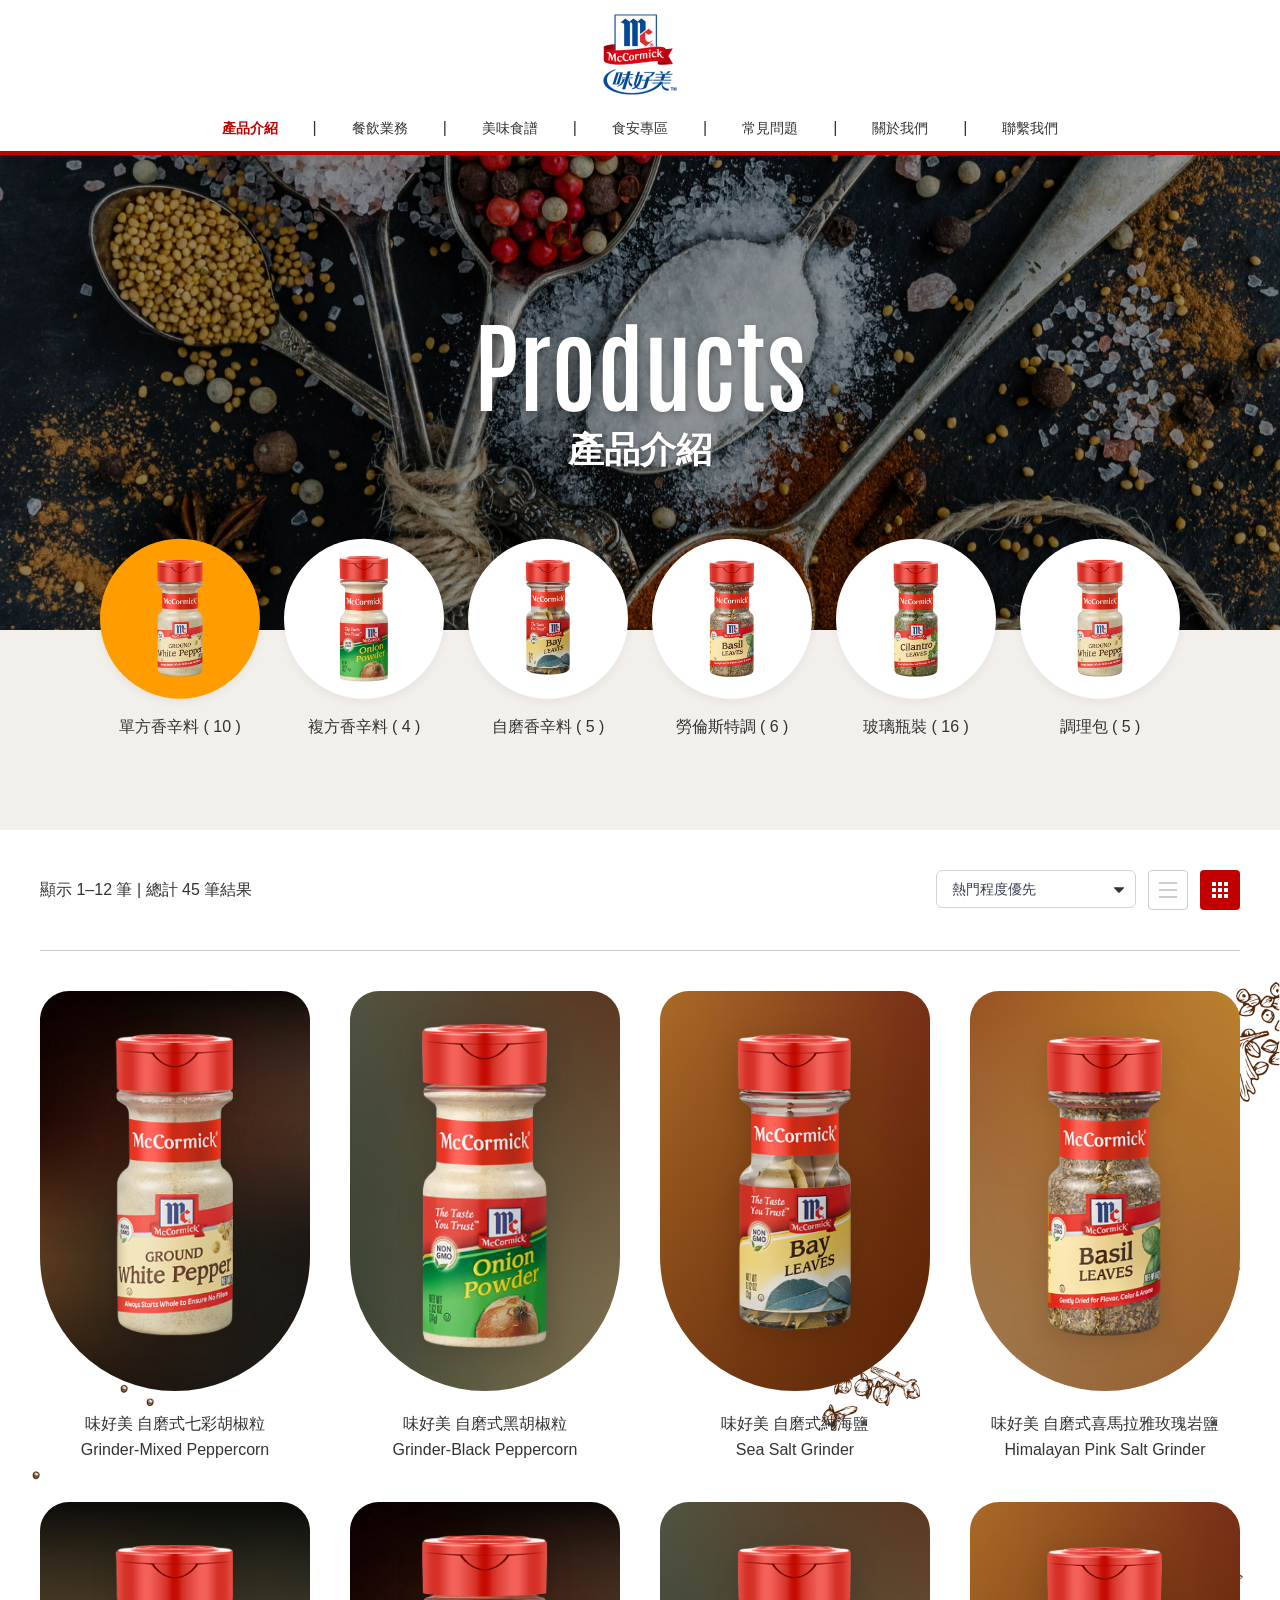
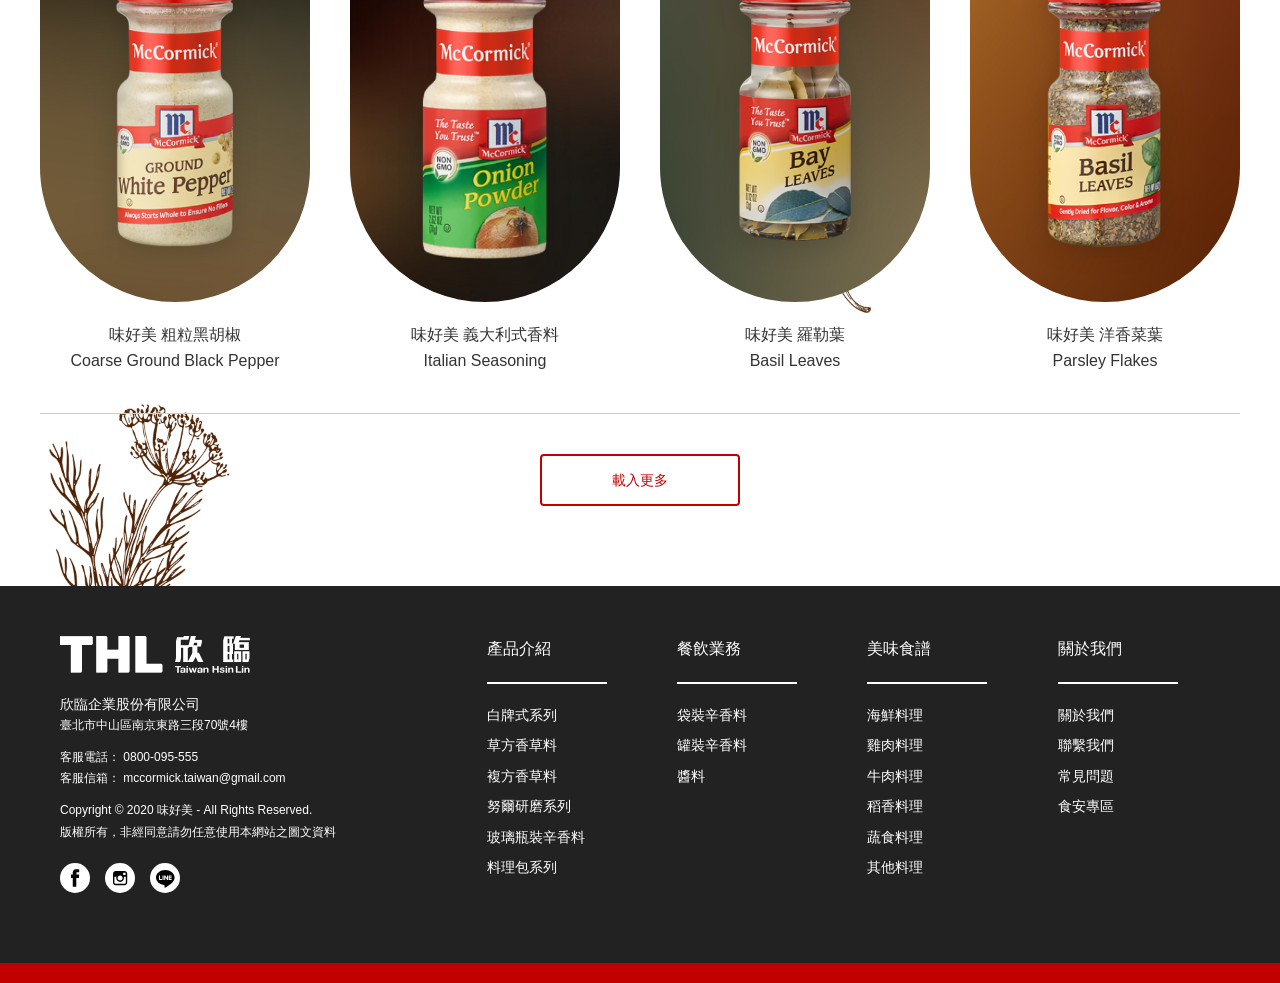
<file: html/products.html>
<!DOCTYPE html>
<html lang="zh-TW">

<head>
  <meta charset="UTF-8">
  <meta name="viewport" content="width=device-width, initial-scale=1.0">
  <title>Products Layout</title>
  <link rel="icon" type="image/png" href="../images/logo.png">
  <link rel="stylesheet" href="../css/global.css">
  <link rel="stylesheet" href="../css/products/index.css">

  <!-- Antonio 字體 -->
  <link rel="preconnect" href="https://fonts.googleapis.com">
  <link rel="preconnect" href="https://fonts.gstatic.com" crossorigin>
  <link href="https://fonts.googleapis.com/css2?family=Antonio:wght@100..700&display=swap" rel="stylesheet">

  <!-- Swiper CSS -->
  <link rel="stylesheet" href="https://cdn.jsdelivr.net/npm/swiper@11/swiper-bundle.min.css">

  <!-- External CSS -->
  <link rel="stylesheet" href="../css/global.css">
  <link rel="stylesheet" href="../css/header.css">
  <link rel="stylesheet" href="../css/footer.css">
  <link rel="stylesheet" href="../../css/products/index.css">

</head>

<body>
  <!-- header -->
  <div id="header"></div>

  <section class="main-content products-section">
    <div class="products-headline">
      <div class="hero-banner products__banner">
        <img class="hero-banner__bg" src="../images/products/products-bg.jpg" alt="" data-parallax="0.3">
        <h2 class="hero-banner__title">Products</h2>
        <p class="hero-banner__subtitle">產品介紹</p>
      </div>

      <div class="products__container">
        <!-- 桌面版 Grid -->
        <ul class="products__row products__row--grid"></ul>
        <!-- 平板/手機版 Swiper -->
        <div class="products__carousel">
          <div class="swiper products-row-swiper">
            <ul class="swiper-wrapper products__swiper-content"></ul>
          </div>
        </div>
      </div>
      <div class="products__container--bg"></div>
    </div>

    <div class="products__options">
      <p class="products__options-result">顯示 1–12 筆 | 總計 45 筆結果</p>
      <div class="products__options-group">
        <div class="select-wrapper">
          <select name="sort_by" class="form-select">
            <option selected value="popularity_desc">熱門程度優先</option>
            <option value="date_asc">新到舊</option>
          </select>
          <div class="select-arrow"></div>
        </div>
        <a href="/html/spices.html">
          <img src="../images/icons/list.svg" alt="">
        </a>
        <a href="/html/products.html">
          <img src="../images/icons/grid.svg" alt="">
        </a>
      </div>
    </div>
    <div class="products__list"></div>

    <div class="btn products__list-more-btn">載入更多</div>
    <img class="page-bg" src="../images/bgImage/bg-product.png" alt="">
  </section>

  <!-- footer -->
  <div id="footer"></div>
</body>

<!-- Swiper JS -->
<script src="https://cdn.jsdelivr.net/npm/swiper@11/swiper-bundle.min.js"></script>
<script>
  Promise.all([
    // HTML 模板
    fetch('./layout/header.html').then(response => response.text()),
    fetch('./layout/footer.html').then(response => response.text()),
    // JavaScript 檔案
    fetch('../js/header.js').then(response => response.text()),
    fetch('../js/products/product-row.js').then(response => response.text()),
    fetch('../js/utils/swiper-init.js').then(response => response.text()),
    fetch('../js/products/swiper-config.js').then(response => response.text()),
    fetch('../js/products/product-list.js').then(response => response.text()),
    fetch('../js/utils/parallax.js').then(response => response.text()),
  ])
    .then(([headerHtml, footerHtml, headerJs, productRowJs, swiperInitJs, swiperConfigJs, productListJs, parallaxJs]) => {
      // 1. 先插入 HTML
      document.getElementById('header').innerHTML = headerHtml;
      document.getElementById('footer').innerHTML = footerHtml;

      // 2. 執行 JavaScript
      const headerFunc = new Function(headerJs);
      headerFunc();

      // 3. 生成產品列表
      const productRowFunc = new Function(productRowJs);
      productRowFunc();

      // 4. 初始化 Swiper 共用工具
      const swiperInitFunc = new Function(swiperInitJs);
      swiperInitFunc();

      // 5. 設定並初始化 Swiper
      const swiperConfigFunc = new Function(swiperConfigJs);
      swiperConfigFunc();

      // 6. 生成下方產品列表
      const productListFunc = new Function(productListJs);
      productListFunc();

      // 7. 初始化視差效果
      const parallaxFunc = new Function(parallaxJs);
      parallaxFunc();

      console.log('✅ Products page loaded successfully!');
    })
</script>

</html>
</file>
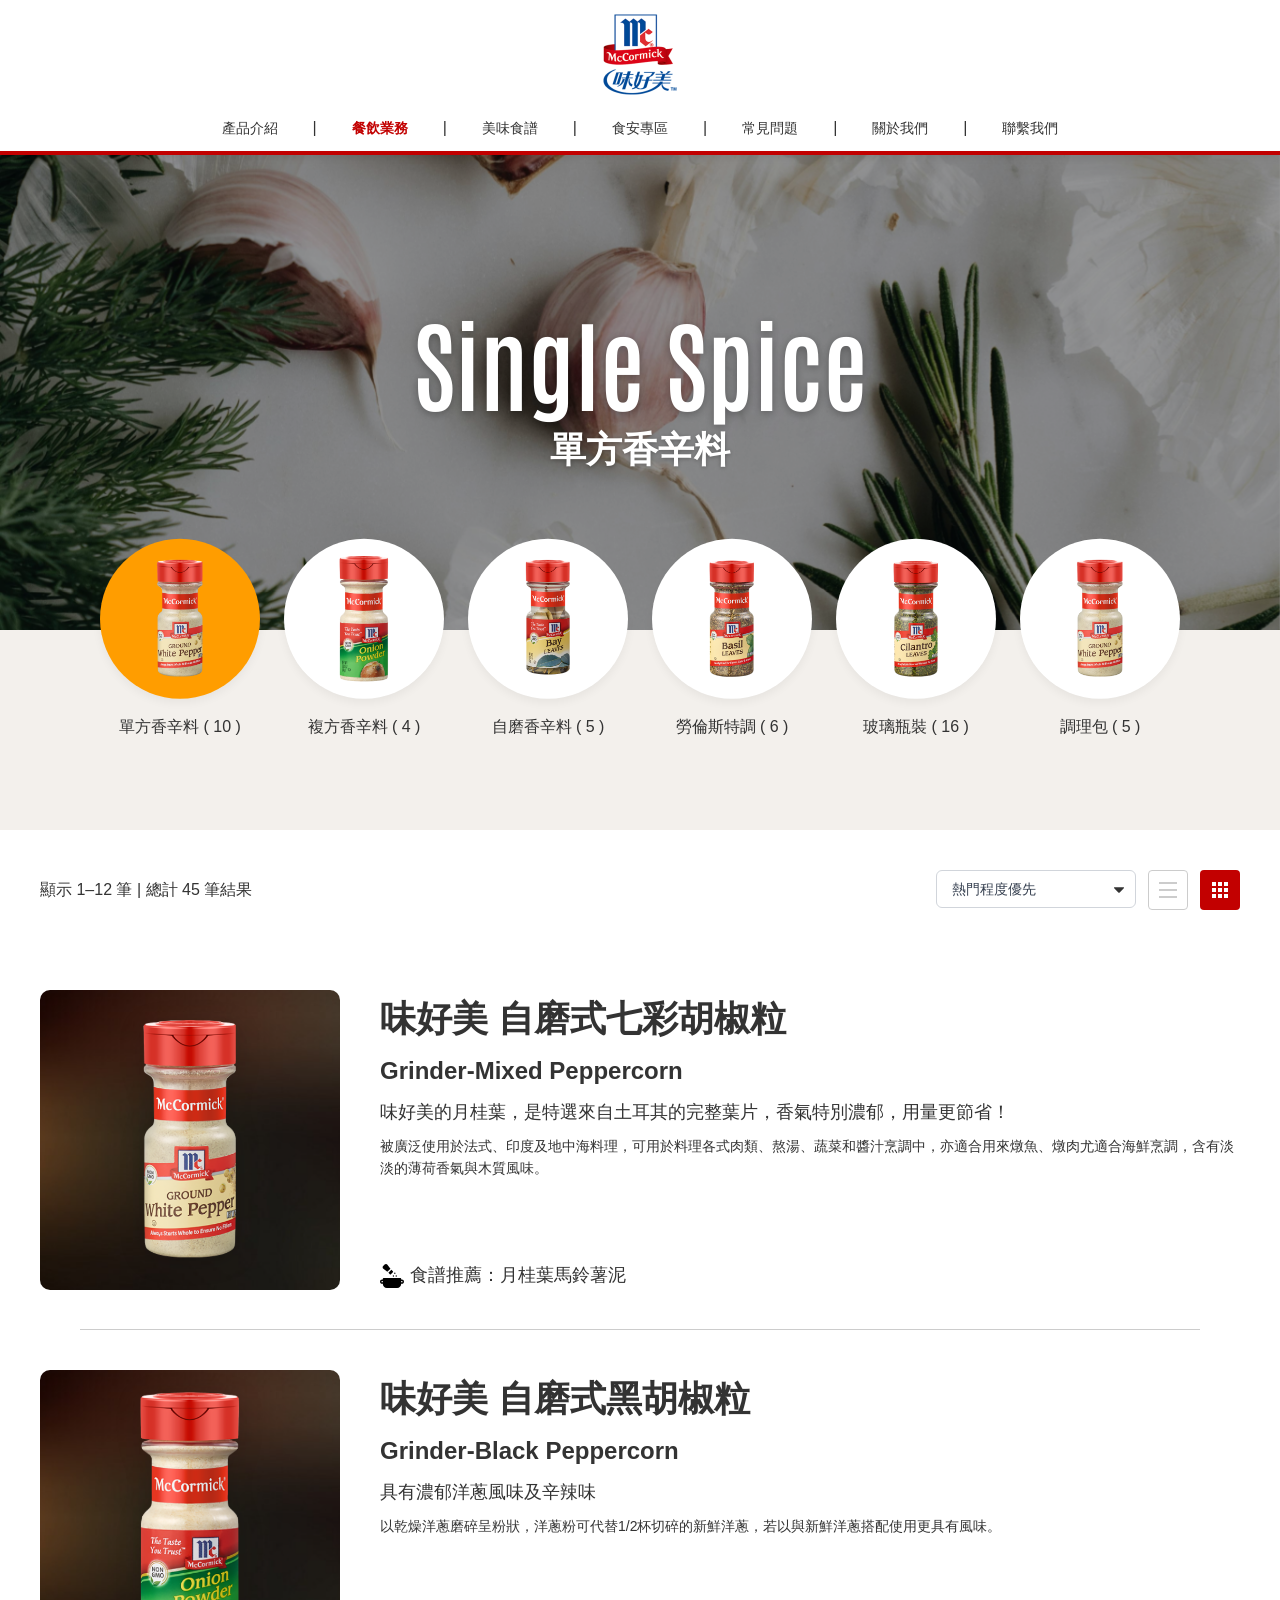
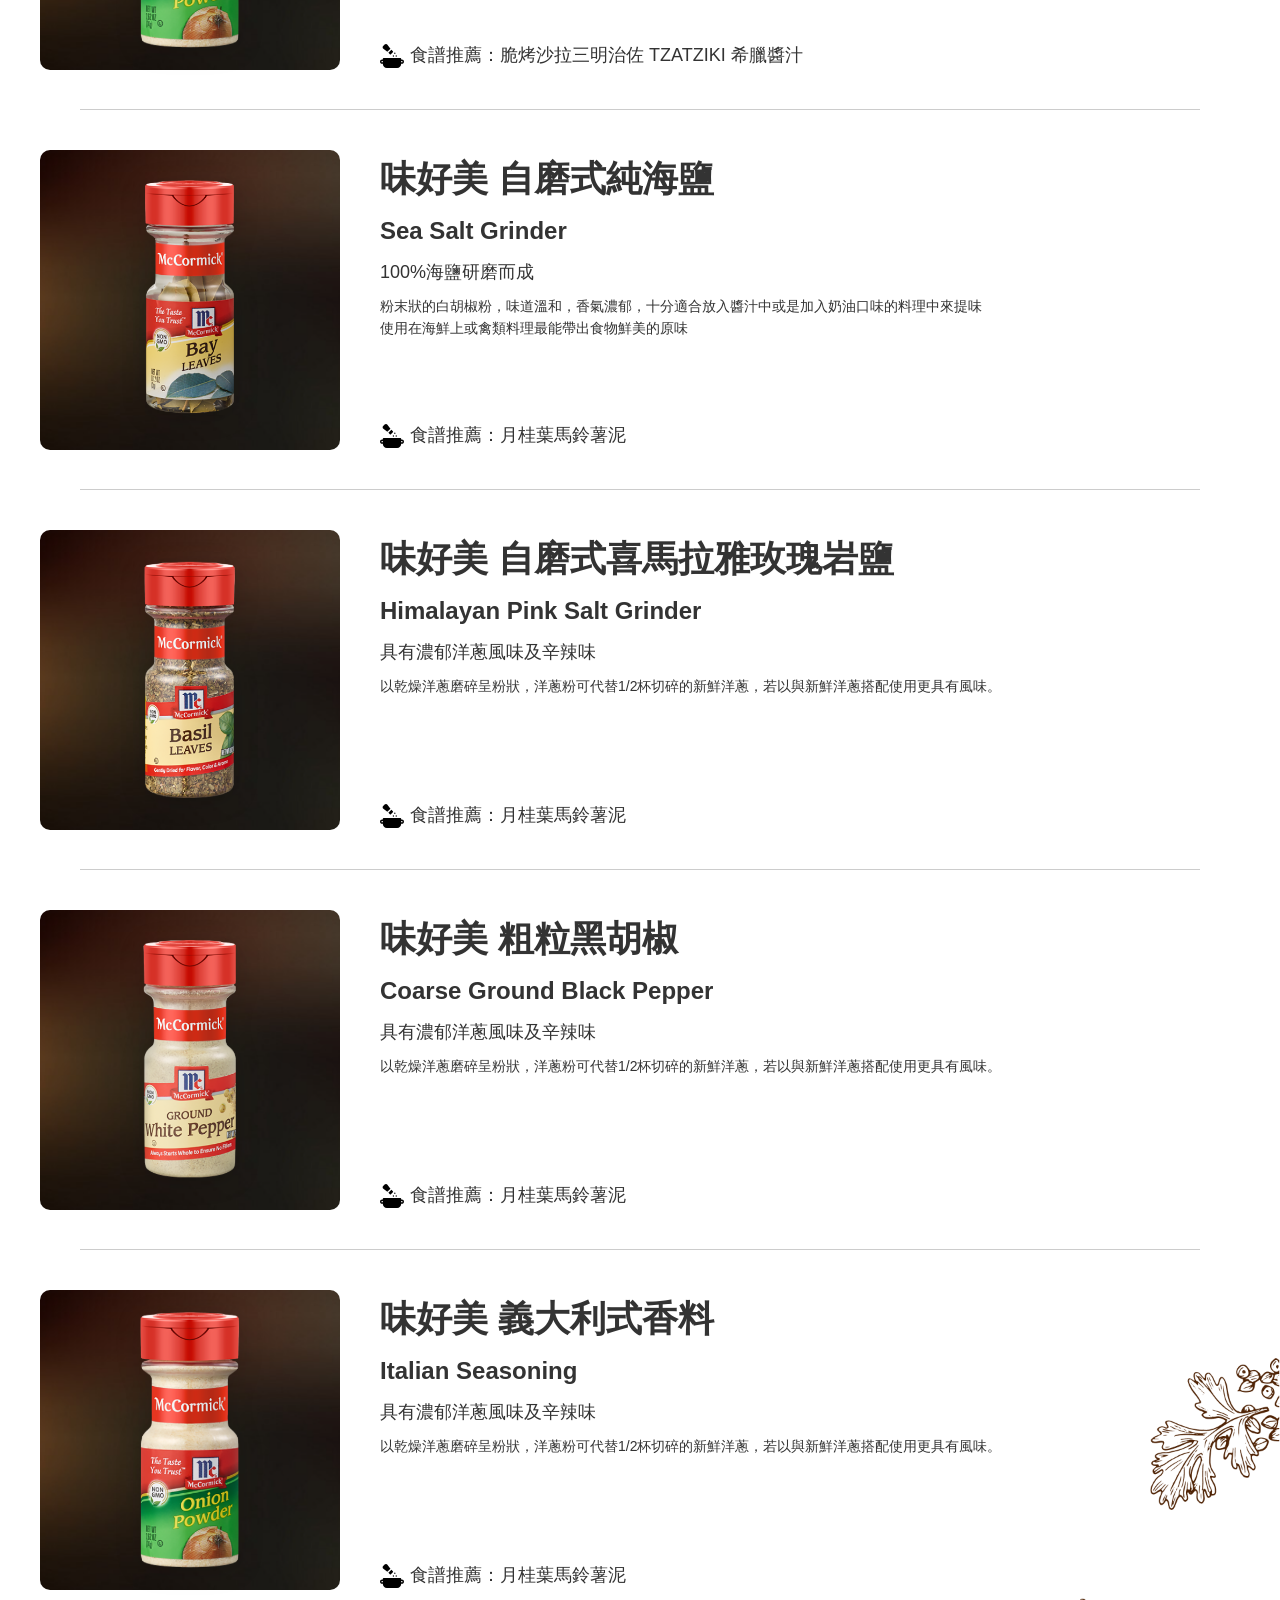
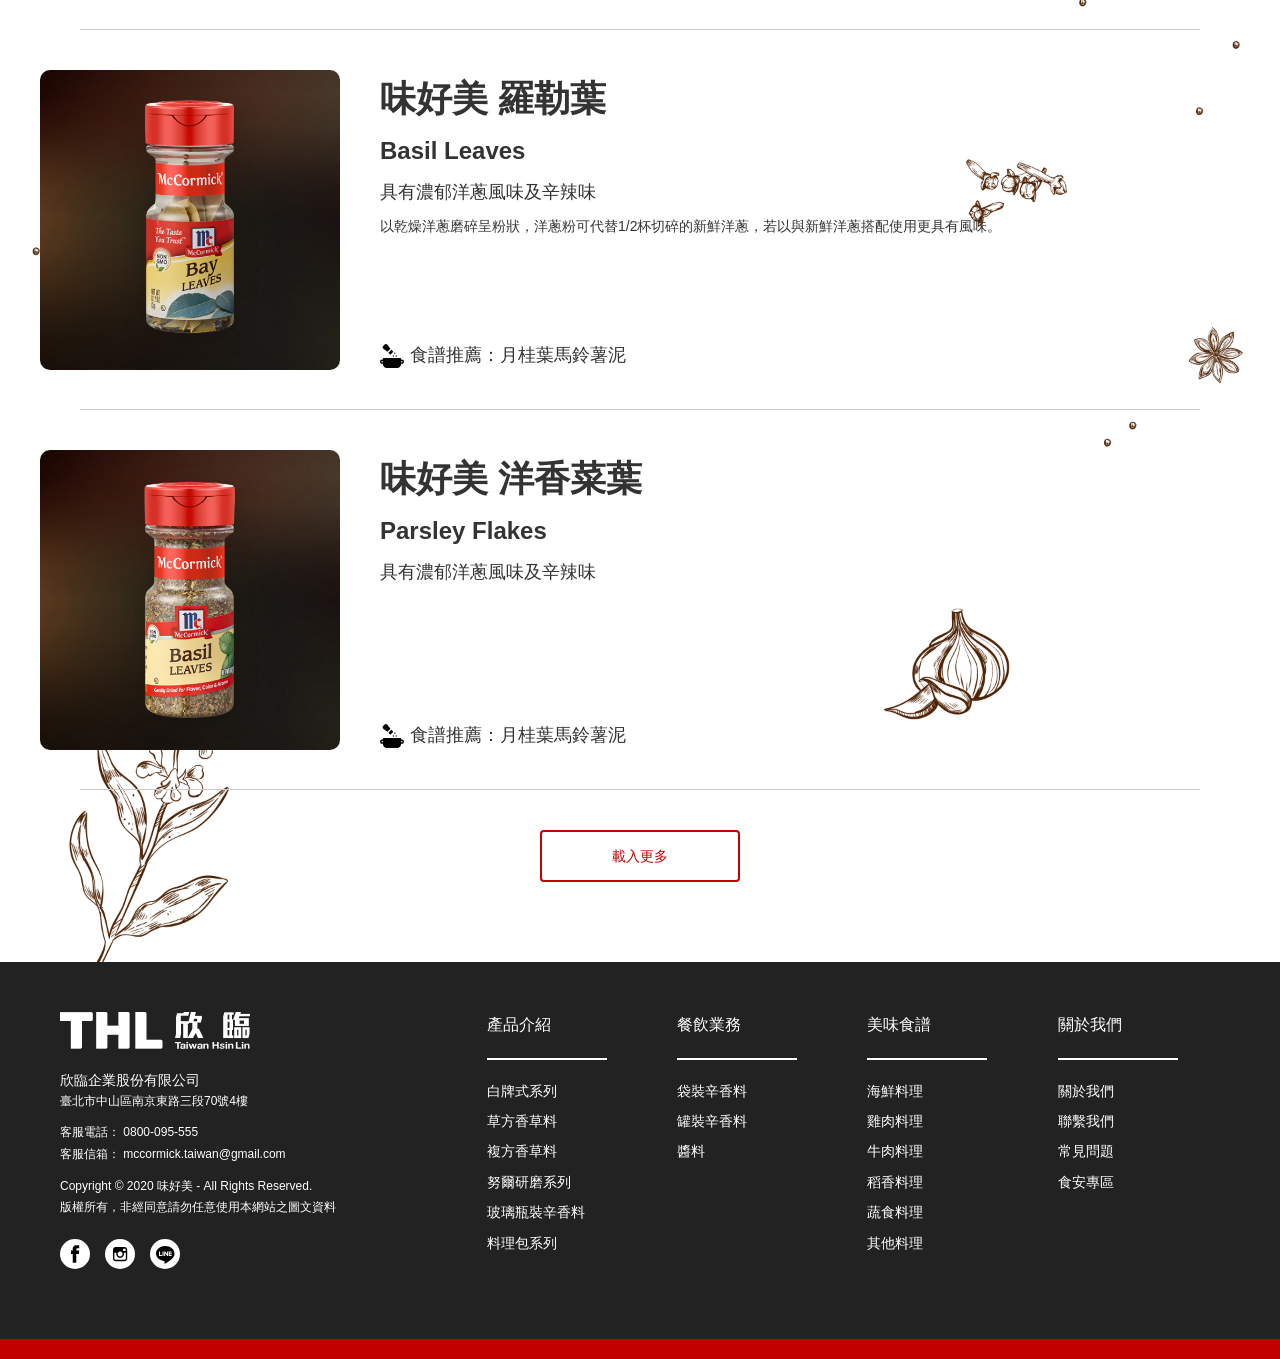
<file: html/spices.html>
<!DOCTYPE html>
<html lang="zh-TW">

<head>
  <meta charset="UTF-8">
  <meta name="viewport" content="width=device-width, initial-scale=1.0">
  <title>Spices Layout</title>
  <link rel="icon" type="image/png" href="../images/logo.png">
  <link rel="stylesheet" href="../css/global.css">
  <link rel="stylesheet" href="../css/spices/index.css">

  <!-- Antonio 字體 -->
  <link rel="preconnect" href="https://fonts.googleapis.com">
  <link rel="preconnect" href="https://fonts.gstatic.com" crossorigin>
  <link href="https://fonts.googleapis.com/css2?family=Antonio:wght@100..700&display=swap" rel="stylesheet">

  <!-- Swiper CSS -->
  <link rel="stylesheet" href="https://cdn.jsdelivr.net/npm/swiper@11/swiper-bundle.min.css">

  <!-- External CSS -->
  <link rel="stylesheet" href="../css/global.css">
  <link rel="stylesheet" href="../css/header.css">
  <link rel="stylesheet" href="../css/footer.css">
  <link rel="stylesheet" href="../../css/spices/index.css">

</head>

<body>
  <!-- header -->
  <div id="header"></div>

  <section class="main-content spices-section">
    <div class="spices-headline">
      <div class="hero-banner spices__banner">
        <img class="hero-banner__bg" src="../images/spices/spices-bg.jpg" alt="" data-parallax="0.3">
        <h2 class="hero-banner__title">Single Spice</h2>
        <p class="hero-banner__subtitle">單方香辛料</p>
      </div>

      <div class="spices__container">
        <!-- 桌面版 Grid -->
        <ul class="products__row products__row--grid"></ul>
        <!-- 平板/手機版 Swiper -->
        <div class="products__carousel">
          <div class="swiper products-row-swiper">
            <ul class="swiper-wrapper products__swiper-content"></ul>
          </div>
        </div>
      </div>
      <div class="products__container--bg"></div>
    </div>

    <div class="products__options">
      <p class="products__options-result">顯示 1–12 筆 | 總計 45 筆結果</p>
      <div class="products__options-group">
        <div class="select-wrapper">
          <select name="sort_by" class="form-select">
            <option selected value="popularity_desc">熱門程度優先</option>
            <option value="date_asc">新到舊</option>
          </select>
          <div class="select-arrow"></div>
        </div>
        <a href="/html/spices.html">
          <img src="../images/icons/list.svg" alt="">
        </a>
        <a href="/html/products.html">
          <img src="../images/icons/grid.svg" alt="">
        </a>
      </div>
    </div>
    <div class="products__list"></div>

    <div class="btn products__list-more-btn">載入更多</div>
    <img class="page-bg" src="../images/bgImage/bg-product-list.png" alt="">
  </section>

  <!-- footer -->
  <div id="footer"></div>
</body>

<!-- Swiper JS -->
<script src="https://cdn.jsdelivr.net/npm/swiper@11/swiper-bundle.min.js"></script>
<script>
  Promise.all([
    // HTML 模板
    fetch('./layout/header.html').then(response => response.text()),
    fetch('./layout/footer.html').then(response => response.text()),
    // JavaScript 檔案
    fetch('../js/header.js').then(response => response.text()),
    fetch('../js/products/product-row.js').then(response => response.text()),
    fetch('../js/utils/swiper-init.js').then(response => response.text()),
    fetch('../js/products/swiper-config.js').then(response => response.text()),
    fetch('../js/spices/spice-list.js').then(response => response.text()),
    fetch('../js/utils/parallax.js').then(response => response.text()),
  ])
    .then(([headerHtml, footerHtml, headerJs, productRowJs, swiperInitJs, swiperConfigJs, spiceListJs, parallaxJs]) => {
      // 1. 先插入 HTML
      document.getElementById('header').innerHTML = headerHtml;
      document.getElementById('footer').innerHTML = footerHtml;

      // 2. 執行 JavaScript
      const headerFunc = new Function(headerJs);
      headerFunc();

      // 3. 生成產品列表
      const productRowFunc = new Function(productRowJs);
      productRowFunc();

      // 4. 初始化 Swiper 共用工具
      const swiperInitFunc = new Function(swiperInitJs);
      swiperInitFunc();

      // 5. 設定並初始化 Swiper
      const swiperConfigFunc = new Function(swiperConfigJs);
      swiperConfigFunc();

      // 6. 生成產品列表
      const spiceListFunc = new Function(spiceListJs);
      spiceListFunc();

      // 7. 初始化視差效果
      const parallaxFunc = new Function(parallaxJs);
      parallaxFunc();

      console.log('✅ Spices page loaded successfully!');
    })
</script>

</html>
</file>
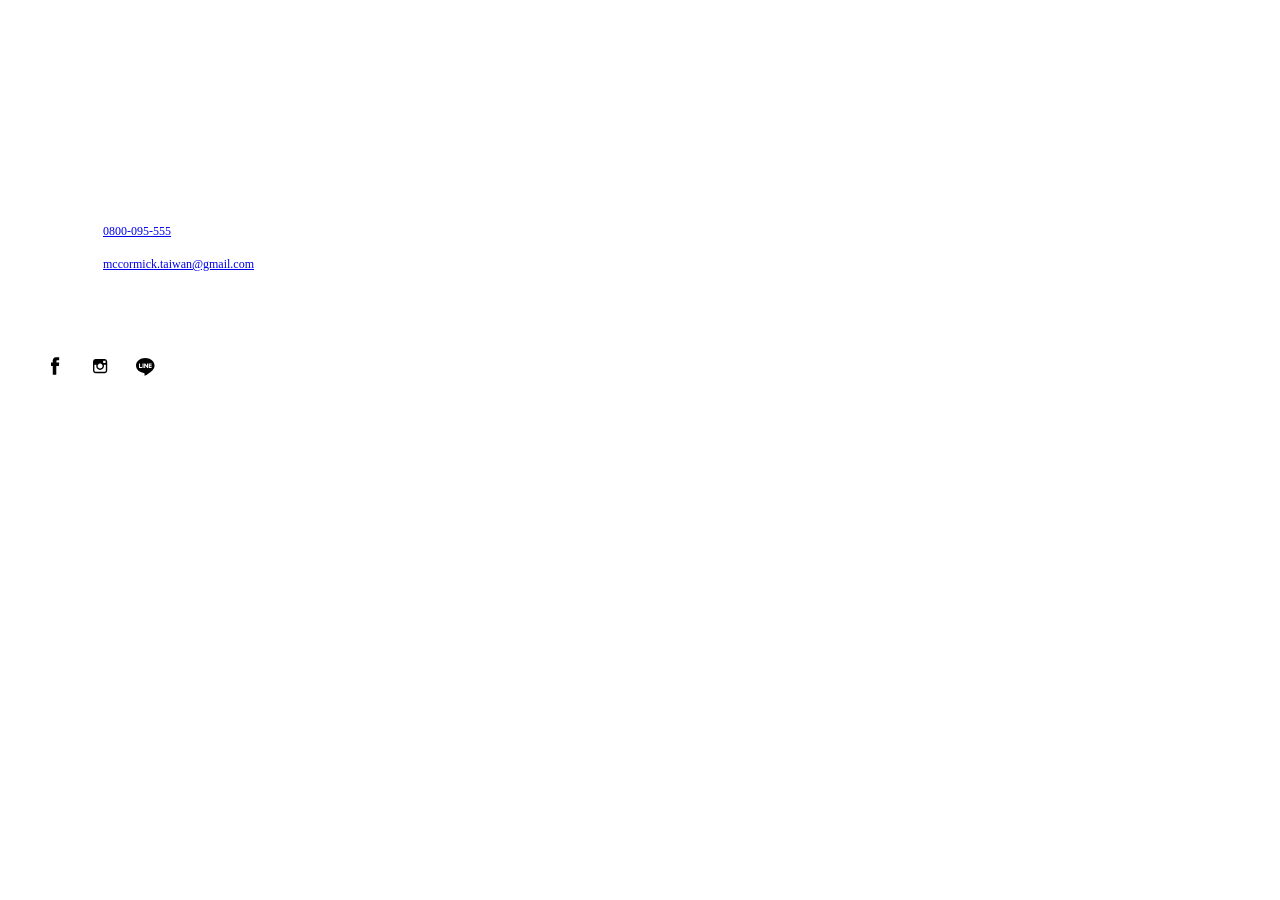
<file: html/layout/footer.html>
<!DOCTYPE html>
<html lang="en">

<head>
  <meta charset="UTF-8">
  <meta name="viewport" content="width=device-width, initial-scale=1.0">
  <title>Footer</title>

  <link rel="stylesheet" href="../../css/footer.css">
</head>

<body>
  <footer class="footer">
    <div class="footer__container">
      <div class="footer__main">
        <!-- Left Column - Company Info -->
        <div class="footer__company">
          <div class="footer__brand">
            <img src="../../images/logo-company.png" alt="logo">
          </div>

          <div class="footer__company-group">
            <p class="footer__company-name">欣臨企業股份有限公司</p>
            <p class="footer__company-text">
              臺北市中山區南京東路三段70號4樓
            </p>
          </div>

          <div class="footer__company-group">
            <p class="footer__company-text">
              客服電話：
              <a href="tel:0800095555">0800-095-555</a>
            </p>
            <p class="footer__company-text">
              客服信箱：
              <a href="mailto:mccormick.taiwan@gmail.com">mccormick.taiwan@gmail.com</a>
            </p>
          </div>

          <p class="footer__company-group footer__company-text">
            Copyright © 2020 味好美 - All Rights Reserved.<br>
            版權所有，非經同意請勿任意使用本網站之圖文資料
          </p>

          <!-- Social Media Icons -->
          <div class="footer__social">
            <a href="https://www.facebook.com/" class="footer__social-link" target="_blank" rel="noopener noreferrer"
              aria-label="Facebook">
              <img src="../../images/icons/facebook.svg" alt="Facebook">
            </a>
            <a href="https://www.instagram.com/" class="footer__social-link" target="_blank" rel="noopener noreferrer"
              aria-label="Instagram">
              <img src="../../images/icons/instagram.svg" alt="Instagram">
            </a>
            <a href="https://line.me/" class="footer__social-link" target="_blank" rel="noopener noreferrer"
              aria-label="LINE">
              <img src="../../images/icons/line.svg" alt="LINE">
            </a>
          </div>
        </div>

        <!-- Right Columns - Navigation Links -->
        <div class="footer__links">
          <!-- Column 1: 產品介紹 -->
          <div class="footer__column">
            <h3 class="footer__column-title">產品介紹</h3>
            <ul class="footer__column-list">
              <li><a href="/products/white-label" class="footer__column-link">白牌式系列</a></li>
              <li><a href="/products/herbary" class="footer__column-link">草方香草料</a></li>
              <li><a href="/products/compound" class="footer__column-link">複方香草料</a></li>
              <li><a href="/products/research" class="footer__column-link">努爾研磨系列</a></li>
              <li><a href="/products/glass" class="footer__column-link">玻璃瓶裝辛香料</a></li>
              <li><a href="/products/package" class="footer__column-link">料理包系列</a></li>
            </ul>
          </div>

          <!-- Column 2: 餐飲業務 -->
          <div class="footer__column">
            <h3 class="footer__column-title">餐飲業務</h3>
            <ul class="footer__column-list">
              <li><a href="/" class="footer__column-link">袋裝辛香料</a></li>
              <li><a href="/" class="footer__column-link">罐裝辛香料</a></li>
              <li><a href="/" class="footer__column-link">醬料</a></li>
            </ul>
          </div>

          <!-- Column 3: 美味食譜 -->
          <div class="footer__column">
            <h3 class="footer__column-title">美味食譜</h3>
            <ul class="footer__column-list">
              <li><a href="/" class="footer__column-link">海鮮料理</a></li>
              <li><a href="/" class="footer__column-link">雞肉料理</a></li>
              <li><a href="/" class="footer__column-link">牛肉料理</a></li>
              <li><a href="/" class="footer__column-link">稻香料理</a></li>
              <li><a href="/" class="footer__column-link">蔬食料理</a></li>
              <li><a href="/" class="footer__column-link">其他料理</a></li>
            </ul>
          </div>

          <!-- Column 4: 關於我們 -->
          <div class="footer__column">
            <h3 class="footer__column-title">關於我們</h3>
            <ul class="footer__column-list">
              <li><a href="/about" class="footer__column-link">關於我們</a></li>
              <li><a href="/contact" class="footer__column-link">聯繫我們</a></li>
              <li><a href="/html/faq.html" class="footer__column-link">常見問題</a></li>
              <li><a href="/html/food-safety.html" class="footer__column-link">食安專區</a></li>
            </ul>
          </div>
        </div>
      </div>
    </div>
  </footer>
</body>

</html>
</file>
<file: css/global.css>
/* ========================================
    Global Styles & CSS Variables
    ======================================== */
:root {
  --primary-color: #0052a3;
  --secondary-color: #C20000;
  --text-dark: #333333;
  --text-light: #666666;
  --footer-bg: #232222;
  --transition: all 0.3s ease;
}

/* Reset & Base Styles */
* {
  margin: 0;
  padding: 0;
  box-sizing: border-box;
}

body {
  font-family: 'Noto Sans TC', -apple-system, BlinkMacSystemFont, sans-serif;
  color: var(--text-dark);
  line-height: 1.6;
  min-height: 100vh;
  display: flex;
  flex-direction: column;
}

a {
  text-decoration: none;
  color: inherit;
  transition: var(--transition);
}

ul {
  list-style: none;
}

img {
  max-width: 100%;
  height: auto;
  display: block;
}

/* Smooth Scroll */
html {
  scroll-behavior: smooth;
}

/* Accessibility - Focus Styles */
a:focus-visible,
button:focus-visible {
  outline: 2px solid var(--primary-color);
  outline-offset: 3px;
}

/* ========================================
  Main Content Styles
======================================== */
.main-content {
  flex: 1;
  width: 100%;
  margin: 0 auto;
  padding-top: 150px;
}

.page-title {
  padding-top: 80px;
  font-size: 36px;
  font-weight: 500;
  color: var(--text-dark);
  text-align: center;
}

.page-title::after {
  content: '';
  display: block;
  margin: 4px auto 0;
  width: 60px;
  height: 3px;
  background-color: var(--secondary-color);
}

/* Page Background Image */
.page-bg {
  position: absolute;
  bottom: 0;
  left: 0;
  width: 100%;
  pointer-events: none;
  z-index: -1;
}

.btn {
  display: block;
  width: 200px;
  height: 52px;
  display: flex;
  align-items: center;
  justify-content: center;
  margin: 0 auto;
  border-radius: 8px;
  font-size: 14px;
  font-weight: 500;
  text-decoration: none;
  text-align: center;
  transition: var(--transition);
}

.more_btn {
  border: 1px solid var(--secondary-color);
  color: var(--secondary-color);
}

.more_btn:hover {
  background-color: var(--secondary-color);
  color: #fff;
}

@media screen and (max-width: 768px) {
  .more_btn {
    width: calc(100% - 80px);
    max-width: 400px;
  }
}

/* ========================================
   Common Swiper Pagination
   ======================================== */
.common-pagination {
  position: relative;
  margin-top: 30px;
}

.common-pagination .swiper-pagination-bullet {
  width: 10px;
  height: 10px;
  background: #ccc;
  opacity: 1;
  transition: all 0.3s ease;
}

.common-pagination .swiper-pagination-bullet-active {
  background: var(--text-dark);
  ;
  width: 10px;
}

@media screen and (max-width: 1024px) {
  .main-content {
    padding-top: 90px;
  }
}

@media screen and (max-width: 768px) {
  .main-content {
    padding-top: 70px;
  }
}

/* --- Hero Banner 全域元件 --- */
.hero-banner {
  /* 基礎佈局 */
  position: relative;
  /* 為了讓遮罩層定位 */
  display: flex;
  flex-direction: column;
  justify-content: center;
  align-items: center;
  width: 100%;
  min-height: 480px;
  /* 設定最小高度，確保內容少時也有份量 */
  padding: 2rem 1rem;
  overflow: hidden;
  /* 防止視差圖片超出 */

  /* 文字設定 */
  color: #fff;
  text-align: center;

  /* 確保內容在遮罩層之上 */
  z-index: 1;
}

/* 背景圖片 (用於視差效果) */
.hero-banner__bg {
  position: absolute;
  top: -10%;
  /* 往上偏移，避免頂部空白 */
  left: 0;
  width: 100%;
  height: 120%;
  /* 額外高度供視差移動 */
  object-fit: cover;
  object-position: center;
  z-index: -2;
  /* 在遮罩層後面 */
  will-change: transform;
  /* GPU 加速 */
  pointer-events: none;
}

/* 黑色半透明遮罩 (關鍵優化：增加文字可讀性) */
.hero-banner::before {
  content: '';
  position: absolute;
  top: 0;
  left: 0;
  width: 100%;
  height: 100%;
  background-color: rgba(0, 0, 0, 0.4);
  /* 40% 黑色遮罩，可依需求調整 */
  z-index: -1;
  /* 放在內容後面 */

  /* 如果希望圖片不要太黑，可以只加一點陰影，改用 backdrop-filter (選用) */
  /* backdrop-filter: brightness(0.8); */
}

/* 主標題 (Hero Title) */
.hero-banner__title {
  font-family: 'Antonio', sans-serif;
  font-size: 100px;
  font-weight: 600;
  line-height: 1.2;
  text-shadow: 0 2px 10px rgba(0, 0, 0, 0.3);
}

/* 副標題 (Hero Subtitle) */
.hero-banner__subtitle {
  font-size: 36px;
  font-weight: 700;
  text-shadow: 0 1px 4px rgba(0, 0, 0, 0.3);
}

@media screen and (max-width: 768px) {
  .hero-banner__title {
    font-size: 80px;
  }
}

/* --- Select 下拉選單 --- */
.select-wrapper {
  position: relative;
  width: 200px;
  /* 可自訂寬度 */
}

.form-select {
  appearance: none;
  /* 移除瀏覽器預設的醜醜箭頭 */
  -webkit-appearance: none;
  width: 100%;
  padding: 10px 15px;
  padding-right: 30px;
  /* 右邊留空間給箭頭 */
  border: 1px solid #d1d5db;
  border-radius: 6px;
  background-color: white;
  font-size: 14px;
  color: #374151;
  cursor: pointer;
  outline: none;
  transition: border-color 0.2s;
}

.form-select:focus {
  border-color: #f5a623;
  /* Focus 時變成你的主題色 */
  box-shadow: 0 0 0 3px rgba(245, 166, 35, 0.1);
}

/* 自製一個 CSS 箭頭 */
.select-arrow {
  position: absolute;
  top: 50%;
  right: 12px;
  transform: translateY(-50%);
  width: 10px;
  height: 10px;
  background-image: url("data:image/svg+xml;charset=US-ASCII,%3Csvg%20xmlns%3D%22http%3A%2F%2Fwww.w3.org%2F2000%2Fsvg%22%20width%3D%22292.4%22%20height%3D%22292.4%22%3E%3Cpath%20fill%3D%22%23333%22%20d%3D%22M287%2069.4a17.6%2017.6%200%200%200-13-5.4H18.4c-5%200-9.3%201.8-12.9%205.4A17.6%2017.6%200%200%200%200%2082.2c0%205%201.8%209.3%205.4%2012.9l128%20127.9c3.6%203.6%207.8%205.4%2012.8%205.4s9.2-1.8%2012.8-5.4L287%2095c3.5-3.5%205.4-7.8%205.4-12.8%200-5-1.9-9.2-5.5-12.8z%22%2F%3E%3C%2Fsvg%3E");
  background-repeat: no-repeat;
  background-size: contain;
  pointer-events: none;
  /* 讓點擊箭頭也能觸發下拉 */
}
</file>
<file: css/header.css>
.header {
  width: 100%;
  background: #fff;
  box-shadow: 0 2px 8px rgba(0, 0, 0, 0.08);
  position: fixed;
  top: 0;
  z-index: 100;
  transition: var(--transition);
}

.header__container {
  margin: 0 auto;
  padding: 0 20px;
  border-bottom: 4px solid var(--secondary-color);
}

/* ========================================
   Logo Section
   ======================================== */
.header__logo-section {
  padding-top: 12px;
  text-align: center;
  position: relative;
}

.header__logo {
  display: inline-block;
}

.header__logo img {
  width: 100px;
  height: auto;
  transition: height 0.3s ease, width 0.3s ease;
}

/* ========================================
   Navigation Menu
   ======================================== */
.header__nav-list {
  display: flex;
  justify-content: center;
  align-items: center;
  flex-wrap: wrap;
  gap: 10px;
}

.header__nav-item {
  position: relative;
}

.header__nav-link {
  display: block;
  padding: 12px 25px;
  font-size: 14px;
  color: var(--text-dark);
  position: relative;
  transition: var(--transition);
}

/* Active 狀態 */
.header__nav-link.active {
  color: var(--secondary-color);
  font-weight: 700;
}

/* Navigation Separator */
.header__nav-separator {
  color: #333;
  font-weight: 300;
  user-select: none;
}

/* ========================================
   Mobile Menu Toggle Button
   ======================================== */
.header__mobile-toggle {
  display: none;
  background: none;
  border: none;
  cursor: pointer;
  position: absolute;
  right: 0;
  top: 50%;
  transform: translateY(-50%);
  z-index: 1001;
  width: 24px;
  height: 24px;
  padding: 0;
}

/* Toggle icons using mask-image */
.header__toggle-menu,
.header__toggle-close {
  display: block;
  width: 100%;
  height: 100%;
  background-color: var(--text-dark);
  -webkit-mask-repeat: no-repeat;
  mask-repeat: no-repeat;
  -webkit-mask-position: center;
  mask-position: center;
  -webkit-mask-size: contain;
  mask-size: contain;
}

.header__toggle-menu {
  -webkit-mask-image: url('../images/icons/menu.svg');
  mask-image: url('../images/icons/menu.svg');
}

.header__toggle-close {
  display: none;
  -webkit-mask-image: url('../images/icons/close.svg');
  mask-image: url('../images/icons/close.svg');
}

/* Active state - show close, hide menu */
.header__mobile-toggle.active .header__toggle-menu {
  display: none;
}

.header__mobile-toggle.active .header__toggle-close {
  display: block;
}

/* ========================================
   Scrolled State - Desktop Only
   ======================================== */
@media (min-width: 1025px) {
  .header--scrolled .header__container {
    display: flex;
    align-items: center;
    justify-content: center;
    padding-top: 0;
    padding-bottom: 0;
    gap: 20px;
  }

  .header--scrolled .header__logo-section {
    padding-top: 0;
    flex-shrink: 0;
    display: flex;
    align-items: center;
  }

  .header--scrolled .header__logo img {
    height: 54px;
    width: auto;
  }

  .header--scrolled .header__nav {
    flex: none;
  }
}

/* ========================================
   Responsive Design - Tablet (1024px)
   ======================================== */
@media (max-width: 1024px) {
  .header__logo-section {
    padding-bottom: 12px;
    display: flex;
    align-items: center;
  }

  .header__logo img {
    width: 80px;
  }

  /* 顯示漢堡選單按鈕 */
  .header__mobile-toggle {
    display: block;
  }

  /* 隱藏桌機版導航，改用滿版 mobile-menu */
  .header__nav {
    display: none;
  }
}

/* ========================================
   Responsive Design - Mobile (768px)
   ======================================== */
@media (max-width: 768px) {
  .header__logo img {
    width: 55px;
  }
}

/* ========================================
   Responsive Design - Small Mobile (480px)
   ======================================== */
@media (max-width: 480px) {
  .header__container {
    padding: 0 20px;
  }
}

/* ========================================
   Mobile Full-Screen Menu
   ======================================== */
.mobile-menu {
  display: none;
  position: fixed;
  top: 0;
  left: 0;
  width: 100%;
  height: 100vh;
  z-index: 9999;
  flex-direction: column;
  background-color: #f8f8f8;
}

.mobile-menu.active {
  display: flex;
}

.menu-header {
  background-color: #c20000;
  height: 40px;
  display: flex;
  align-items: center;
  gap: 10px;
  padding: 0 40px;
  cursor: pointer;
}

.back-arrow {
  width: 10px;
  height: 20px;
  flex-shrink: 0;
}

.back-text {
  color: #ffffff;
  font-size: 14px;
  font-weight: normal;
  line-height: 1.5;
}

.menu-content {
  background-color: #fefefe;
  flex: 1;
  padding: 50px 40px;
  display: flex;
  flex-direction: column;
  gap: 10px;
  overflow-y: auto;
}

.menu-links {
  display: flex;
  flex-direction: column;
  gap: 40px;
  padding-bottom: 20px;
}

.menu-item {
  display: flex;
  flex-direction: column;
  gap: 10px;
  width: 100%;
}

.menu-link {
  display: flex;
  align-items: center;
  justify-content: space-between;
  width: 100%;
  cursor: pointer;
  text-decoration: none;
}

.menu-toggle-icon {
  width: 24px;
  height: 24px;
  transition: transform 0.3s ease;
}

.menu-item.expanded .menu-toggle-icon {
  transform: rotate(180deg);
}

.menu-title {
  color: #333333;
  font-size: 16px;
  font-weight: 500;
  line-height: 1.5;
}

.menu-divider {
  width: 100%;
  height: 1px;
  background-color: #cccccc;
}

.submenu {
  display: none;
  flex-direction: column;
  gap: 20px;
  padding-left: 0;
  padding-top: 10px;
  animation: slideDown 0.3s ease-out;
}

.menu-item.expanded .submenu {
  display: flex;
}

.submenu-link {
  color: #333333;
  font-size: 14px;
  font-weight: normal;
  line-height: 1.5;
  text-decoration: none;
  transition: color 0.2s ease;
}

.submenu-link:hover {
  color: #c20000;
}

.social-media {
  display: flex;
  gap: 12px;
  padding-top: 20px;
  margin-top: auto;
}

.social-icon {
  display: inline-flex;
  width: 30px;
  height: 30px;
  text-decoration: none;
  transition: transform 0.2s ease;
}

.social-icon:hover {
  transform: scale(1.1);
}

.social-icon svg {
  width: 100%;
  height: 100%;
}

.menu-link:active .menu-title {
  color: #c20000;
}

@keyframes slideDown {
  from {
    opacity: 0;
    transform: translateY(-10px);
  }

  to {
    opacity: 1;
    transform: translateY(0);
  }
}

@media (max-width: 480px) {
  .menu-header {
    padding: 0 20px;
  }
}
</file>
<file: css/footer.css>
.footer {
  background: var(--footer-bg);
  color: #fff;
  padding: 50px 0 30px;
  margin-top: auto;
  border-bottom: 20px solid var(--secondary-color);
}

.footer__container {
  max-width: 1200px;
  margin: 0 auto;
  padding: 0 20px;
}

.footer__main {
  display: grid;
  grid-template-columns: 1fr 2fr;
  gap: 60px;
  padding-bottom: 40px;
}

/* ========================================
   Footer Left - Company Information
   ======================================== */
.footer__company {
  max-width: 400px;
}

/* Brand Section */
.footer__brand {
  width: 190px;
  margin-bottom: 20px;
}

/* Company Details */
.footer__company-group {
  margin-bottom: 10px;
}

.footer__company-name {
  font-size: 14px;
  font-weight: 500;
}

.footer__company-text {
  font-size: 12px;
  line-height: 1.8;
}

.footer__company-text a {
  transition: var(--transition);
}

.footer__company-text a:hover {
  color: rgba(255, 255, 255, 0.8);
}

/* ========================================
   Social Media Icons
  ======================================== */
.footer__social {
  display: flex;
  gap: 15px;
  margin-top: 20px;
}

.footer__social-link {
  width: 30px;
  height: 30px;
  transition: var(--transition);
}

.footer__social-link:hover {
  transform: translateY(-3px);
}

/* ========================================
   Footer Right - Navigation Links
   ======================================== */
.footer__links {
  display: grid;
  grid-template-columns: repeat(4, 1fr);
  gap: 28px;
}

.footer__column {
  min-width: 0;
}

.footer__column-title {
  max-width: 120px;
  font-size: 16px;
  font-weight: 500;
  margin-bottom: 20px;
  padding-bottom: 20px;
  border-bottom: 2px solid #fff;
}

.footer__column-list {
  display: flex;
  flex-direction: column;
  gap: 8px;
  font-size: 14px;
}

.footer__column-link {
  color: #fff;
  transition: var(--transition);
  display: block;
  position: relative;
  padding-left: 0;
}

/* Hover 動畫效果 */
.footer__column-link::before {
  content: '';
  position: absolute;
  left: 0;
  top: 50%;
  width: 0;
  height: 1px;
  background: #fff;
  transition: var(--transition);
  transform: translateY(-50%);
}

.footer__column-link:hover {
  color: #fff;
  padding-left: 15px;
}

.footer__column-link:hover::before {
  width: 10px;
}

/* ========================================
   Responsive Design - Tablet (1024px)
   ======================================== */
@media (max-width: 1024px) {
  .footer__main {
    gap: 40px;
  }

  .footer__links {
    grid-auto-flow: column;
    grid-template-rows: repeat(2, 1fr);
    grid-template-columns: repeat(2, 1fr);
    gap: 40px;
  }
}

/* ========================================
   Responsive Design - Mobile (768px)
   ======================================== */
@media (max-width: 768px) {
  .footer__main {
    display: flex;
    flex-direction: column-reverse;
    gap: 40px;
  }

  .footer__company {
    max-width: 100%;
  }
}

/* ========================================
   Responsive Design - Small Mobile (480px)
   ======================================== */
@media (max-width: 480px) {
  .footer {
    padding: 40px 0 20px;
  }

  .footer__container {
    padding: 0 40px;
  }

  .footer__social {
    justify-content: center;
  }
}
</file>
<file: css/about/index.css>
/* ========================================
   About Page Styles
   ======================================== */

/* ========================================
   Section 2: 品牌簡介
   ======================================== */
.brand-intro {
  padding: 0 40px 80px;
  background-color: #fff;
  text-align: center;
}

.brand-intro__subtitle {
  font-size: 18px;
  margin: 20px 0 40px 0;
}

.brand-intro__grid {
  display: grid;
  grid-template-columns: repeat(3, 1fr);
  gap: 40px;
  max-width: 1200px;
  margin: 0 auto;
}

.brand-intro__item {
  text-align: center;
}

.brand-intro__image {
  width: 100%;
  aspect-ratio: 9 / 5;
  margin: 0 auto 16px;
  border-radius: 10px;
  overflow: hidden;
}

.brand-intro__image img {
  width: 100%;
  height: 100%;
  object-fit: cover;
}

.brand-intro__text {
  font-size: 14px;
  color: var(--text-dark);
  margin: 0;
  line-height: 1.8;
}


/* ========================================
   Section 3: McCormick 介紹
   ======================================== */
.mccormick-intro {
  display: grid;
  grid-template-columns: 1fr 1fr;
  background-color: #F6F2EE;
}

.mccormick-intro__content {
  padding: 20px 40px;
  display: flex;
  flex-direction: column;
  justify-content: center;
}

.mccormick-intro__title {
  font-size: 24px;
  font-weight: 500;
  margin: 0 0 24px;
  color: var(--text-dark);
}

.mccormick-intro__text {
  font-size: 18px;
  line-height: 1.8;
  margin: 0 0 16px;
  color: var(--text-dark);
}

.mccormick-intro__text:last-child {
  margin-bottom: 0;
}

.mccormick-intro__map {
  display: flex;
  align-items: center;
  justify-content: center;
}

.mccormick-intro__map img {
  width: 100%;
  height: auto;
}


/* ========================================
   Section 4: 品牌優勢
   ======================================== */
.brand-advantage {
  padding: 0 20px 80px 20px;
  background-color: #fff;
  text-align: center;
}

.brand-advantage__title {
  margin-bottom: 40px;
}

.brand-advantage__grid {
  display: grid;
  grid-template-columns: repeat(3, 1fr);
  gap: 40px 60px;
  max-width: 900px;
  margin: 0 auto;
}

.brand-advantage__item {
  text-align: center;
}

.brand-advantage__image {
  width: 200px;
  height: 200px;
  margin: 0 auto 16px;
  border-radius: 50%;
  overflow: hidden;
}

.brand-advantage__image img {
  width: 100%;
  height: 100%;
  object-fit: cover;
}

.brand-advantage__text {
  font-size: 18px;
  font-weight: 500;
  color: var(--text-dark);
  margin: 0;
}


/* ========================================
   Section 5: 建築物大圖 + 品牌故事 Banner
   ======================================== */
.building-image {
  position: relative;
  width: 100%;
  height: 800px;
  line-height: 0;
  overflow: hidden;
}

.building-image img {
  width: 100%;
  height: 100%;
  object-fit: cover;
}

.brand-story-banner {
  position: absolute;
  bottom: 200px;
  left: 50%;
  transform: translateX(-50%);
  text-align: center;
  width: 100%;
  padding: 0 20px;
}

.brand-story-banner__label {
  display: block;
  color: #fff;
  margin: 0 0 16px 0;
  line-height: 1.5;
}

.brand-story-banner__title {
  display: block;
  font-family: 'Antonio', sans-serif;
  font-size: 100px;
  font-weight: 700;
  color: #fff;
  letter-spacing: 0;
  margin: 0;
  line-height: 1.5;
}


/* ========================================
   Section 7: 交錯圖文區塊
   ======================================== */
.brand-stories {
  background-color: #fff;
  padding: 80px 20px;
}

.brand-story {
  display: grid;
  grid-template-columns: 1fr 1fr;
  max-width: 1000px;
  height: 220px;
  margin: 0 auto 20px;
  overflow: hidden;
}

.brand-story:first-child {
  border-top-left-radius: 20px;
  border-top-right-radius: 20px;
}

.brand-story:last-child {
  margin-bottom: 0;
  border-bottom-left-radius: 20px;
  border-bottom-right-radius: 20px;
}

.brand-story__image {
  line-height: 0;
  overflow: hidden;
}

.brand-story__image img {
  width: 100%;
  height: 100%;
  object-fit: cover;
}

.brand-story__content {
  padding: 30px 40px;
  background-color: #B49C3A;
  display: flex;
  flex-direction: column;
  justify-content: center;
}

.brand-story__title {
  font-size: 18px;
  font-weight: 700;
  line-height: 2;
  color: #fff;
}

.brand-story__text {
  font-size: 14px;
  line-height: 1.8;
  color: rgba(255, 255, 255, 0.9);
  margin: 0;
}

/* Reverse layout (image on right) */
.brand-story--reverse {
  direction: rtl;
}

.brand-story--reverse>* {
  direction: ltr;
}

/* Alternate background colors */
.brand-story:nth-child(2) .brand-story__content {
  background-color: #C27E25;
}

.brand-story:nth-child(3) .brand-story__content {
  background-color: #B46F3A;
}

.brand-story:nth-child(4) .brand-story__content {
  background-color: #B4543A;
}

@media (max-width: 1024px) {
  .mccormick-intro {
    grid-template-columns: 1fr;
  }

  .mccormick-intro__content {
    padding: 40px;
    order: 2;
  }

  .mccormick-intro__map {
    order: 1;
  }

  .brand-story-banner__title {
    font-size: 60px;
  }
}

@media (max-width: 768px) {
  .about__title {
    padding-top: 40px;
  }

  /* 品牌簡介 */
  .brand-intro__grid {
    grid-template-columns: 1fr;
    gap: 40px;
    max-width: 400px;
  }

  .brand-intro__image {
    width: 100%;
  }

  .mccormick-intro__title {
    font-size: 20px;
  }

  .mccormick-intro__text {
    font-size: 13px;
  }

  .mccormick-intro__title {
    font-size: 20px;
  }

  .mccormick-intro__text {
    font-size: 13px;
  }

  .brand-advantage__grid {
    grid-template-columns: repeat(2, 1fr);
    gap: 40px 20px;
    max-width: 320px;
  }

  .brand-advantage__image {
    width: 150px;
    height: 150px;
  }

  .brand-advantage__text {
    font-size: 16px;
  }

  .brand-story-banner {
    bottom: 100px;
  }

  .brand-story-banner__title {
    font-size: 40px;
    letter-spacing: 2px;
  }

  .brand-story-banner__title span {
    display: block;
  }

  .building-image {
    height: 600px;
  }

  /* 交錯圖文區塊 */
  .brand-stories {
    padding: 40px 40px 80px;
  }

  .brand-story {
    grid-template-columns: 1fr;
    height: auto;
    margin-bottom: 16px;
  }

  .brand-story--reverse {
    direction: ltr;
  }

  .brand-story__image {
    height: 180px;
  }

  .brand-story__content {
    padding: 24px 20px;
  }
}
</file>
<file: css/contact/index.css>
/* ========================================
   Contact Page Styles
   ======================================== */

.contact-section {
  position: relative;
  min-height: 100vh;
  display: flex;
  align-items: center;
  justify-content: center;
  padding: 140px 40px 220px;
  overflow: hidden;
}

/* Background */
.contact__bg {
  position: absolute;
  top: 0;
  left: 0;
  width: 100%;
  height: 100%;
  z-index: -2;
  transform: scaleX(-1);
}

.contact__bg img {
  width: 100%;
  height: 100%;
  object-fit: cover;
}

/* Wrapper */
.contact__wrapper {
  position: relative;
  display: flex;
  gap: 81px;
  max-width: 880px;
  width: 100%;
  margin: 0 auto;
  align-items: flex-start;
}

.contact__wrapper::after {
  content: '';
  position: absolute;
  top: 0;
  left: 50%;
  transform: translateX(-50%);
  width: 1px;
  height: 100%;
  background-color: rgba(255, 255, 255, 0.8);
}

/* Left: Info */
.contact__info {
  flex: 1;
  color: #fff;
  max-width: 480px;
}

.contact__subtitle {
  font-size: 36px;
  font-weight: 700;
  margin-bottom: 30px;
}

.contact__desc {
  margin-bottom: 30px;
}

.contact__desc p {
  font-size: 14px;
  font-weight: 500;
}

.contact__details p {
  font-size: 14px;
  font-weight: 500;
}

/* Right: Form */
.contact__form-container {
  flex: 1;
  max-width: 480px;
}

.contact__form-group {
  display: flex;
  align-items: center;
  margin-bottom: 12px;
  padding: 10px 20px;
  border-radius: 5px;
  background-color: rgba(255, 255, 255, 0.3);
}

.contact__form-group--textarea {
  flex-direction: column;
  align-items: flex-start;
  height: 150px;
}

.contact__form-group--textarea label {
  width: 100% !important;
}

.contact__form-group label {
  flex-shrink: 0;
  width: 100px;
  font-size: 14px;
  font-weight: 400;
  color: rgba(255, 255, 255, 0.9);
}

.contact__form-group input {
  flex: 1;
  background-color: transparent;
  border: none;
  border: none;
  color: #fff;
  font-size: 14px;
  font-family: inherit;
  outline: none;
  transition: border-color 0.3s ease;
}

.contact__form-group input::placeholder {
  color: rgba(255, 255, 255, 0.4);
}

.contact__form-group input:focus {
  outline: none;
}

/* Select dropdown - Red style */
.contact__form-group select {
  flex: 1;
  padding: 8px 0;
  background-color: transparent;
  border: none;
  color: #fff;
  font-size: 14px;
  font-family: inherit;
  outline: none;
  cursor: pointer;
  appearance: none;
  background-image: url("data:image/svg+xml;charset=UTF-8,%3csvg xmlns='http://www.w3.org/2000/svg' viewBox='0 0 24 24' fill='none' stroke='white' stroke-width='2' stroke-linecap='round' stroke-linejoin='round'%3e%3cpolyline points='6 9 12 15 18 9'%3e%3c/polyline%3e%3c/svg%3e");
  background-repeat: no-repeat;
  background-position: right 0 center;
  background-size: 20px;
  padding-right: 28px;
}

.contact__form-group select:focus {
  outline: none;
}

.contact__form-group select option {
  background-color: #333;
  color: #fff;
}

.contact__form-group textarea {
  flex: 1;
  padding: 8px 0;
  background-color: transparent;
  border: none;
  border: none;
  color: #fff;
  font-size: 14px;
  font-family: inherit;
  outline: none;
  resize: vertical;
  min-height: 80px;
  transition: border-color 0.3s ease;
}

.contact__form-group textarea::placeholder {
  color: rgba(255, 255, 255, 0.4);
}

.contact__form-group textarea:focus {
  outline: none;
}

/* Submit Button */
.contact__form-submit {
  margin-top: 10px;
}

.contact__submit-btn {
  display: block;
  width: 100%;
  height: 40px;
  background-color: var(--secondary-color);
  color: #fff;
  font-size: 14px;
  cursor: pointer;
  transition: all 0.3s ease;
  border: none;
  border-radius: 6px;
}

@media (max-width: 768px) {
  .contact-section {
    padding: 80px 40px;
    min-height: auto;
  }

  .contact__bg {
    transform: none;
  }

  .contact__wrapper {
    flex-direction: column;
  }

  .contact__wrapper::after {
    display: none;
  }

  .contact__info {
    position: relative;
    width: 100%;
    max-width: 100%;
  }

  .contact__info::after {
    content: '';
    position: absolute;
    bottom: -41px;
    left: 0;
    right: 0;
    width: auto;
    height: 1px;
    background-color: rgba(255, 255, 255, 0.8);
  }

  .contact__title {
    font-size: 60px;
    text-align: start;
  }

  .contact__subtitle {
    font-size: 32px;
    text-align: start;
    margin-bottom: 20px;
  }

  .contact__desc {
    width: 300px;
    text-align: start;
    margin-bottom: 20px;
  }

  .contact__details {
    text-align: start;
    display: inline-block;
  }

  .contact__form-container {
    width: 100%;
    max-width: 100%;
  }

  .contact__form-group {
    gap: 6px;
  }

  .contact__form-group input,
  .contact__form-group select,
  .contact__form-group textarea {
    width: 100%;
  }
}
</file>
<file: css/faq/index.css>
/* ========================================
   FAQ Page Styles
   ======================================== */

.faq-section {
  padding: 80px 40px;
}

/* Hero Banner - Image Position */
.faq__banner .hero-banner__bg {
  object-position: center 20%;
}

.faq__filter-wrapper {
  width: 100%;
  display: flex;
  justify-content: center;
  gap: 10px;
}

.faq__filter-btn {
  padding: 8px 50px;
  border: 1px solid #ccc;
  border-radius: 30px;
  background-color: #fff;
  font-size: 18px;
  /* font-weight: 500; */
  color: var(--text-dark);
  cursor: pointer;
  transition: all 0.3s ease;
}

.faq__filter-btn:hover {
  border-color: var(--secondary-color);
  color: var(--secondary-color);
}

.faq__filter-btn.active {
  background-color: var(--secondary-color);
  border-color: var(--secondary-color);
  color: #fff;
}

/* FAQ List */
.faq__list {
  padding-top: 40px;
}

.faq__list-wrapper {
  max-width: 1200px;
  margin: 0 auto;
}

/* FAQ Item */
.faq__item {
  padding: 20px 40px;
  background-color: #f5f5f5;
  border-radius: 8px;
  margin-bottom: 16px;
  overflow: hidden;
}

.faq__item-header {
  display: flex;
  justify-content: space-between;
  align-items: center;
  cursor: pointer;
  user-select: none;
}

.faq__item-question {
  font-size: 18px;
  font-weight: 500;
  color: var(--text-dark);
  margin: 0;
  padding-right: 20px;
  line-height: 1.5;
}

.faq__item-toggle {
  width: 40px;
  height: 40px;
  border-radius: 50%;
  border: none;
  background-color: #fff;
  color: var(--text-dark);
  display: flex;
  align-items: center;
  justify-content: center;
  cursor: pointer;
  flex-shrink: 0;
  transition: background-color 0.3s ease, transform 0.3s ease;
}

/* Toggle icons using mask-image */
.faq__icon-minus,
.faq__icon-plus {
  width: 20px;
  height: 20px;
  background-color: #333;
  -webkit-mask-repeat: no-repeat;
  mask-repeat: no-repeat;
  -webkit-mask-position: center;
  mask-position: center;
  -webkit-mask-size: contain;
  mask-size: contain;
}

.faq__icon-minus {
  display: none;
  -webkit-mask-image: url('../../images/icons/minus.svg');
  mask-image: url('../../images/icons/minus.svg');
}

.faq__icon-plus {
  display: block;
  -webkit-mask-image: url('../../images/icons/chevron-down.svg');
  mask-image: url('../../images/icons/chevron-down.svg');
}

.faq__item.active .faq__icon-minus {
  display: block;
}

.faq__item.active .faq__icon-plus {
  display: none;
}

/* FAQ Content - Using grid for smooth animation */
.faq__item-content {
  display: grid;
  grid-template-rows: 0fr;
  transition: grid-template-rows 0.3s ease-out;
}

.faq__item.active .faq__item-content {
  grid-template-rows: 1fr;
}

.faq__item-content-inner {
  overflow: hidden;
}

.faq__item-content p {
  margin: 0;
  padding-top: 8px;
  color: var(--text-dark);
}

/* Load More */
.faq__more {
  text-align: center;
  margin-top: 40px;
}

.faq__load-btn {
  width: 200px;
  display: inline-block;
  padding: 16px 0;
  text-align: center;
  background-color: #fff;
  border: 1px solid var(--secondary-color);
  border-radius: 4px;
  color: var(--secondary-color);
  font-size: 14px;
  font-weight: 500;
  cursor: pointer;
  transition: all 0.3s ease;
}

.faq__load-btn:hover {
  background-color: var(--secondary-color);
  color: #fff;
}

/* Hidden items for filter */
.faq__item.hidden {
  display: none;
}

/* Responsive */
@media (max-width: 768px) {
  .faq-section {
    padding: 40px;
  }

  .faq__filter-btn {
    padding: 8px 16px;
    text-align: center;
    font-size: 16px;
  }

  .faq__list {
    padding-top: 20px;
  }

  .faq__item {
    padding: 20px;
  }

  .faq__item-question {
    font-size: 16px;
    padding-right: 16px;
  }

  .faq__item-toggle {
    width: 36px;
    height: 36px;
  }

  .faq__icon-minus,
  .faq__icon-plus {
    width: 18px;
    height: 18px;
  }

  .faq__item-content p {
    font-size: 14px;
  }

  /* Load More */
  .faq__more {
    margin-top: 20px;
  }

  .faq__load-btn {
    width: 100%;
  }
}
</file>
<file: css/food-safety/index.css>
/* ========================================
   Food Safety Page Styles
   ======================================== */

.food-safety-section {}

/* Hero Banner - Image Bottom */
.food-safety__banner .hero-banner__bg {
  object-position: center bottom;
}

/* Section Title */
.food-safety__intro {
  padding: 80px 20px 60px;
  text-align: center;
  background-color: #fff;
}

.food-safety__title {
  font-size: 48px;
  font-weight: 500;
  color: var(--text-dark);
  margin-bottom: 12px;
  text-align: center;
}

.food-safety__title::after {
  content: '';
  display: block;
  width: 60px;
  height: 3px;
  background-color: var(--secondary-color);
  margin: 4px auto 0;
}

.food-safety__subtitle {
  font-size: 18px;
  letter-spacing: 10%;
  text-align: center;
}

/* Content Section */
.food-safety__content {
  padding: 0 40px;

}

.food-safety__content-wrapper {
  display: flex;
  max-width: 1200px;
  margin: 0 auto;
  background-color: #F3ECE2;
  border-radius: 16px;
  overflow: hidden;
}

.food-safety__image {
  width: 50%;
  aspect-ratio: 2/1;
}

.food-safety__image img {
  width: 100%;
  height: 100%;
  object-fit: cover;
  object-position: center 20%;
}

.food-safety__text {
  flex: 1;
  padding: 40px 50px;
  display: flex;
  flex-direction: column;
  justify-content: center;
}

.food-safety__text p {
  font-size: 14px;
  line-height: 200%;
}

.food-safety__text p:last-child {
  margin-bottom: 0;
}

/* Features Section */
.food-safety__features {
  padding: 60px 20px 80px;
  background-color: #fff;
}

.food-safety__features-wrapper {
  display: grid;
  grid-template-columns: repeat(4, 1fr);
  gap: 80px;
  max-width: 720px;
  margin: 0 auto;
}

.food-safety__feature {
  display: flex;
  flex-direction: column;
  align-items: center;
  text-align: center;
}

.food-safety__feature-icon {
  width: 120px;
  height: 120px;
  border-radius: 50%;
  background-color: #99B863;
  display: flex;
  align-items: center;
  justify-content: center;
  margin-bottom: 10px;
}

.food-safety__feature:nth-child(2n-1) .food-safety__feature-icon img {
  width: 70%;
  height: 70%;
  color: #fff;
}

.food-safety__feature-icon img {
  width: 60%;
  height: 60%;
  color: #fff;
}

.food-safety__feature-text {
  font-size: 18px;
}

@media (max-width: 768px) {
  .food-safety__intro {
    padding: 40px;
  }

  .food-safety__title {
    font-size: 36px;
  }

  .food-safety__subtitle {
    font-size: 16px;
  }

  .food-safety__content-wrapper {
    flex-direction: column;
  }

  .food-safety__image {
    flex: none;
    width: 100%;
  }

  .food-safety__image img {
    aspect-ratio: 16 / 9;
  }

  .food-safety__text {
    padding: 30px 24px;
  }

  .food-safety__text p {
    font-size: 14px;
  }

  .food-safety__features {
    padding: 40px 20px 80px;
  }

  .food-safety__features-wrapper {
    grid-template-columns: repeat(2, 1fr);
    gap: 40px;
  }
}

/* ========================================
   Highlights Section (with background image)
   ======================================== */
.food-safety__highlights {
  position: relative;
  padding: 180px 20px;
  overflow: hidden;
}

.food-safety__highlights-bg {
  position: absolute;
  top: -10%;
  left: 0;
  width: 100%;
  height: 120%;
  z-index: -2;
}

.food-safety__highlights-bg img {
  width: 100%;
  height: 100%;
  object-fit: cover;
  object-position: center 80%;
  will-change: transform;
}

.food-safety__highlights-wrapper {
  display: flex;
  justify-content: center;
  gap: 40px;
  max-width: 1200px;
  margin: 0 auto;
}

.food-safety__highlight-card {
  flex: 1;
  max-width: 320px;
  text-align: center;
  color: #fff;
  position: relative;
  padding: 0 40px;
}

/* Divider between cards */
.food-safety__highlight-card:not(:last-child)::after {
  content: '';
  position: absolute;
  right: 0;
  top: 50%;
  transform: translateY(-50%);
  width: 1px;
  height: 100%;
  background-color: rgba(255, 255, 255, 0.3);
}

.food-safety__highlight-image {
  width: 240px;
  height: 240px;
  border-radius: 50%;
  overflow: hidden;
  margin: 0 auto 20px;
  border: 4px solid #fff;
}

.food-safety__highlight-image img {
  width: 100%;
  height: 100%;
  object-fit: cover;
}

.food-safety__highlight-title {
  font-size: 24px;
  font-weight: 500;
  margin-bottom: 20px;
}

.food-safety__highlight-desc {
  font-size: 14px;
  line-height: 180%;
}

@media (max-width: 768px) {
  .food-safety__highlights {
    padding: 80px 20px;
  }

  .food-safety__highlights-wrapper {
    flex-direction: column;
    align-items: center;
    gap: 80px;
  }

  .food-safety__highlight-card {
    max-width: 100%;
    padding: 0;
  }

  .food-safety__highlight-image {
    width: 320px;
    height: 320px;
  }

  .food-safety__highlight-card:not(:last-child)::after {
    top: auto;
    right: auto;
    bottom: -40px;
    left: 50%;
    transform: translateX(-50%);
    width: 140%;
    height: 1px;
  }
}

/* ========================================
   Testing Reports Section
   ======================================== */
.food-safety__reports {
  padding: 80px 40px 100px;
  background-color: #fff;
}

.food-safety__reports-wrapper {
  display: flex;
  gap: 32px;
  max-width: 1200px;
  margin: 0 auto;
  padding-top: 40px;
}

.food-safety__report-card {
  flex: 1;
  background-color: #fff;
}

.food-safety__report-header {
  display: flex;
  justify-content: space-between;
  align-items: center;
  padding: 14px 20px;
  background-color: #99B863;
  border-radius: 20px 20px 0 0;
}

.food-safety__report-name {
  font-size: 16px;
  font-weight: 500;
  color: #fff;
}

.food-safety__report-more-link {
  font-size: 14px;
  color: #fff;
  text-decoration: none;
  opacity: 0.9;
  transition: opacity 0.3s ease;
}

.food-safety__report-more-link:hover {
  opacity: 1;
}

.food-safety__report-list {
  list-style: none;
  padding: 0;
  margin: 0;
}

.food-safety__report-item {
  display: flex;
  align-items: center;
  gap: 12px;
  padding: 20px;
  border-bottom: 1px solid #ccc;
}

.food-safety__report-icon {
  width: 20px;
  height: 20px;
  flex-shrink: 0;
  color: #999;
}

.food-safety__report-text {
  flex: 1;
  font-size: 14px;
  color: var(--text-dark);
}

.food-safety__report-date {
  font-size: 14px;
  color: var(--text-light);
}

.food-safety__report-btn {
  display: block;
  margin: 30px auto 0;
  padding: 12px 20px;
  width: 100%;
  text-align: center;
  border: 1px solid var(--secondary-color);
  border-radius: 8px;
  color: var(--secondary-color);
  font-size: 14px;
  font-weight: 500;
  text-decoration: none;
  transition: all 0.3s ease;
}

.food-safety__report-btn:hover {
  background-color: var(--secondary-color);
  color: #fff;
}

@media (max-width: 768px) {
  .food-safety__reports {
    padding: 60px 40px 80px;
  }

  .food-safety__reports-wrapper {
    flex-direction: column;
    gap: 40px;
  }

  .food-safety__report-card {
    max-width: 100%;
  }

  .food-safety__report-header {
    padding: 12px 16px;
  }

  .food-safety__report-name {
    font-size: 15px;
  }

  .food-safety__report-item {
    gap: 10px;
  }

  .food-safety__report-icon {
    width: 18px;
    height: 18px;
  }
}
</file>
<file: css/products/index.css>
/* --- 變數設定 (方便統一修改) --- */
:root {
  /* 下半部的米色背景 */
  --color-bg-light: #f3f0ec;
  /* 選中狀態的橘色 */
  --color-primary: #FF9D00;
}

/* --- 主要區塊設定 --- */
.products-section {
  position: relative;
  width: 100%;
  padding-bottom: 40px;
}

.products-headline {
  position: relative;
}

/* 下方列表區域 */
.products__container {
  width: 100%;
  position: absolute;
  left: 0;
  bottom: 0;
  transform: translateY(-45%);
  display: flex;
  justify-content: center;
  z-index: 10;
}

.products__container--bg {
  width: 100%;
  height: 200px;
  background-color: var(--color-bg-light);
}

.products__row {
  width: 100%;
  display: flex;
  gap: 24px;
  list-style: none;
}

.products__item {
  display: flex;
  flex-direction: column;
  align-items: center;
  width: 160px;
}

.products__link {
  text-decoration: none;
  color: var(--text-dark);
  display: flex;
  flex-direction: column;
  align-items: center;
  transition: transform 0.2s ease;
}

.products__link:hover {
  color: var(--color-primary);
}

/* 圓形容器 */
.products__circle {
  width: 160px;
  height: 160px;
  background-color: #fff;
  border-radius: 50%;
  display: flex;
  justify-content: center;
  align-items: center;
  margin-bottom: 15px;
  box-shadow: 0 4px 10px rgba(0, 0, 0, 0.05);
  /* 輕微的陰影增加層次感 */
  overflow: hidden;
  /* 防止圖片超出圓形 */
  transition: background-color 0.3s ease;
}

.products__img {
  width: 60%;
  height: 80%;
  object-fit: contain;
}

.products__name {
  font-weight: 500;
  text-align: center;
}

/* --- Active (選中) 狀態樣式 --- */
.products__item--active .products__circle {
  background-color: var(--color-primary);
  /* 變成橘色背景 */
}

/* --- Grid/Swiper 響應式切換 --- */
/* 桌面版：顯示 Grid，隱藏 Swiper */
.products__row--grid {
  display: flex;
  justify-content: center;
}

.products__carousel {
  display: none;
}

.products__options {
  max-width: 1200px;
  margin: 0 auto;
  display: flex;
  align-items: center;
  justify-content: space-between;
  gap: 24px;
  padding: 40px 0;
  border-bottom: 1px solid var(--color-border);
}

.products__options div {
  cursor: pointer;
}

.products__options-result {
  color: var(--text-dark)
}

.products__options-group {
  display: flex;
  gap: 12px;
}

.products__list {
  max-width: 1200px;
  margin: 0 auto;
  display: grid;
  grid-template-columns: repeat(4, 1fr);
  gap: 40px;
  padding: 40px 0;
  border-top: 1px solid #ccc;
  border-bottom: 1px solid #ccc;
}

.products__list-item {
  display: flex;
  flex-direction: column;
  gap: 20px;
}

.products__list-item:hover .products__list-item__image img {
  transform: scale(1.05);
}

.products__list-item__image {
  position: relative;
  width: 100%;
  height: 400px;
  display: flex;
  align-items: center;
  justify-content: center;
  border-radius: 30px 30px 140px 140px;
  padding: 30px 30px 40px 30px;
}

.products__list-item__image img {
  max-width: 100%;
  max-height: 100%;
  object-fit: contain;
  filter: drop-shadow(0 4px 12px rgba(0, 0, 0, 0.15));
  transition: var(--transition);
}

.products__list-item:nth-child(5n+1) .products__list-item__image {
  background-image: url('../../images/bgImage/bg-1.png');
}

.products__list-item:nth-child(5n+2) .products__list-item__image {
  background-image: url('../../images/bgImage/bg-2.png');
}

.products__list-item:nth-child(5n+3) .products__list-item__image {
  background-image: url('../../images/bgImage/bg-3.png');
}

.products__list-item:nth-child(5n+4) .products__list-item__image {
  background-image: url('../../images/bgImage/bg-4.png');
}

.products__list-item:nth-child(5n+5) .products__list-item__image {
  background-image: url('../../images/bgImage/bg-5.png');
}

.products__list-item__title-zh,
.products__list-item__title-en {
  text-align: center;
}

.products__list-more-btn {
  margin: 40px auto;
  border: 2px solid var(--secondary-color);
  border-radius: 4px;
  color: var(--secondary-color);
  transition: var(--transition);
  cursor: pointer;
}

.products__list-more-btn:hover {
  background-color: var(--secondary-color);
  color: #fff;
}

/* 平板/手機版（1200px 以下）：隱藏 Grid，顯示 Swiper */
@media (max-width: 1200px) {
  .products__row--grid {
    display: none;
  }

  .products__container {
    transform: translateY(-40%);
  }

  .products__carousel {
    display: block;
    position: relative;
    width: 100%;
  }

  .products__options {
    padding: 40px;
  }

  .products-row-swiper {
    overflow: hidden;
  }

  .products__swiper-content {
    list-style: none;
  }

  /* Swiper 導航按鈕 */
  .products__nav-prev,
  .products__nav-next {
    display: flex;
    align-items: center;
    justify-content: center;
    position: absolute;
    top: 50%;
    transform: translateY(-100%);
    width: 40px;
    height: 40px;
    background-color: rgba(255, 255, 255, 0.5);
    border-radius: 50%;
    box-shadow: 0 2px 8px rgba(0, 0, 0, 0.15);
    cursor: pointer;
    z-index: 10;
  }

  .products__nav-prev {
    left: 0;
  }

  .products__nav-next {
    right: 0;
  }

  .products__nav-prev::after,
  .products__nav-next::after {
    content: '';
    display: block;
    width: 32px;
    height: 32px;
    background-color: #333;
    -webkit-mask-image: url('../../images/icons/swiper-arrow.svg');
    mask-image: url('../../images/icons/swiper-arrow.svg');
    -webkit-mask-repeat: no-repeat;
    mask-repeat: no-repeat;
    -webkit-mask-position: center;
    mask-position: center;
    -webkit-mask-size: contain;
    mask-size: contain;
    transition: background-color 0.3s ease;
  }

  .products__nav-next::after {
    transform: rotate(180deg);
  }

  .products__nav-prev.swiper-button-disabled,
  .products__nav-next.swiper-button-disabled {
    opacity: 0.3;
    cursor: not-allowed;
  }

  /* 商品列表 */
  .products__list {
    grid-template-columns: repeat(3, 1fr);
    gap: 20px;
    padding: 40px;
  }
}

/* --- RWD 手機版微調 --- */
@media (max-width: 768px) {
  .products__container--bg {
    height: 160px;
  }

  .products__circle {
    width: 120px;
    height: 120px;
  }

  .products__item {
    width: auto;
  }

  .products__name {
    font-size: 14px;
  }

  .products__options {
    flex-direction: column-reverse;
    justify-content: center;
  }

  /* 商品列表 */
  .products__list {
    grid-template-columns: repeat(2, 1fr);
    gap: 16px;
  }

  .products__list-item__image {
    height: 240px;
    padding: 20px 20px 30px 20px;
  }

  .products__list-item__title-zh,
  .products__list-item__title-en {
    font-size: 14px;
  }
}
</file>
<file: css/spices/index.css>
/* --- 變數設定 (方便統一修改) --- */
:root {
  /* 下半部的米色背景 */
  --color-bg-light: #f3f0ec;
  /* 選中狀態的橘色 */
  --color-primary: #FF9D00;
}

/* --- 主要區塊設定 --- */
.spices-section {
  position: relative;
  width: 100%;
  padding-bottom: 40px;
}

.spices-headline {
  position: relative;
}

/* 下方列表區域 */
.spices__container {
  width: 100%;
  position: absolute;
  left: 0;
  bottom: 0;
  transform: translateY(-45%);
  display: flex;
  justify-content: center;
  z-index: 10;
}

.products__container--bg {
  width: 100%;
  height: 200px;
  background-color: var(--color-bg-light);
}

.products__row {
  width: 100%;
  display: flex;
  gap: 24px;
  list-style: none;
}

.products__item {
  display: flex;
  flex-direction: column;
  align-items: center;
  width: 160px;
}

.products__link {
  text-decoration: none;
  color: var(--text-dark);
  display: flex;
  flex-direction: column;
  align-items: center;
  transition: transform 0.2s ease;
}

.products__link:hover {
  color: var(--color-primary);
}

/* 圓形容器 */
.products__circle {
  width: 160px;
  height: 160px;
  background-color: #fff;
  border-radius: 50%;
  display: flex;
  justify-content: center;
  align-items: center;
  margin-bottom: 15px;
  box-shadow: 0 4px 10px rgba(0, 0, 0, 0.05);
  /* 輕微的陰影增加層次感 */
  overflow: hidden;
  /* 防止圖片超出圓形 */
  transition: background-color 0.3s ease;
}

.products__img {
  width: 60%;
  height: 80%;
  object-fit: contain;
}

.products__name {
  font-weight: 500;
  text-align: center;
}

/* --- Active (選中) 狀態樣式 --- */
.products__item--active .products__circle {
  background-color: var(--color-primary);
  /* 變成橘色背景 */
}

/* --- Grid/Swiper 響應式切換 --- */
/* 桌面版：顯示 Grid，隱藏 Swiper */
.products__row--grid {
  display: flex;
  justify-content: center;
}

.products__carousel {
  display: none;
}

.products__options {
  max-width: 1200px;
  margin: 0 auto;
  display: flex;
  align-items: center;
  justify-content: space-between;
  gap: 24px;
  padding: 40px 0;
  border-bottom: 1px solid var(--color-border);
}

.products__options div {
  cursor: pointer;
}

.products__options-result {
  color: var(--text-dark)
}

.products__options-group {
  display: flex;
  gap: 12px;
}

.products__list {
  max-width: 1200px;
  margin: 0 auto;
}

.products__list-item {
  position: relative;
  display: flex;
  gap: 40px;
  padding: 40px 0;
}

.products__list-item::after {
  content: '';
  position: absolute;
  bottom: 0;
  left: 40px;
  width: calc(100% - 80px);
  height: 1px;
  background-color: #ccc;
}

.products__list-item:hover .products__list-item__image img {
  transform: scale(1.05);
}

.products__list-item__image {
  flex-shrink: 0;
  width: 300px;
  height: 300px;
  aspect-ratio: 1/1;
  display: flex;
  align-items: center;
  justify-content: center;
  border-radius: 10px;
  padding: 20px;
  background-size: cover;
  background-position: center;
  background-repeat: no-repeat;
}

.products__list-item__image img {
  max-width: 100%;
  max-height: 100%;
  object-fit: contain;
  filter: drop-shadow(0 4px 12px rgba(0, 0, 0, 0.15));
  transition: var(--transition);
}

.products__list-item__image:nth-child(5n+1) {
  background-image: url('../../images/bgImage/bg-1.png');
}

.products__list-item__image:nth-child(5n+2) {
  background-image: url('../../images/bgImage/bg-2.png');
}

.products__list-item__image:nth-child(5n+3) {
  background-image: url('../../images/bgImage/bg-3.png');
}

.products__list-item__image:nth-child(5n+4) {
  background-image: url('../../images/bgImage/bg-4.png');
}

.products__list-item__image:nth-child(5n+5) {
  background-image: url('../../images/bgImage/bg-5.png');
}

.products__list-item__content {
  display: flex;
  flex-direction: column;
  justify-content: space-between;
}

.products__list-item__title-zh {
  padding-bottom: 4px;
  font-size: 36px;
  font-weight: 700;
}

.products__list-item__title-en {
  padding-bottom: 8px;
  font-size: 24px;
  font-weight: 700;
}

.products__list-item__subtitle {
  padding-bottom: 8px;
  font-size: 18px;
}

.products__list-item__decs {
  font-size: 14px;
}

.products__list-item__recipe {
  display: flex;
  align-items: center;
  gap: 6px;
  padding-top: 16px;
}

.products__list-item__recipe span {
  font-size: 18px;
}

.products__list-more-btn {
  margin: 40px auto;
  border: 2px solid var(--secondary-color);
  border-radius: 4px;
  color: var(--secondary-color);
  transition: var(--transition);
  cursor: pointer;
}

.products__list-more-btn:hover {
  background-color: var(--secondary-color);
  color: #fff;
}

/* 平板/手機版（1200px 以下）：隱藏 Grid，顯示 Swiper */
@media (max-width: 1200px) {
  .spices__container {
    transform: translateY(-40%);
  }

  .products__row--grid {
    display: none;
  }

  .products__carousel {
    display: block;
    position: relative;
    width: 100%;
  }

  .products__options {
    padding: 40px;
  }

  .products-row-swiper {
    overflow: hidden;
  }

  .products__swiper-content {
    list-style: none;
  }

  /* Swiper 導航按鈕 */
  .products__nav-prev,
  .products__nav-next {
    display: flex;
    align-items: center;
    justify-content: center;
    position: absolute;
    top: 50%;
    transform: translateY(-100%);
    width: 40px;
    height: 40px;
    background-color: rgba(255, 255, 255, 0.5);
    border-radius: 50%;
    box-shadow: 0 2px 8px rgba(0, 0, 0, 0.15);
    cursor: pointer;
    z-index: 10;
  }

  .products__nav-prev {
    left: 0;
  }

  .products__nav-next {
    right: 0;
  }

  .products__nav-prev::after,
  .products__nav-next::after {
    content: '';
    display: block;
    width: 32px;
    height: 32px;
    background-color: #333;
    -webkit-mask-image: url('../../images/icons/swiper-arrow.svg');
    mask-image: url('../../images/icons/swiper-arrow.svg');
    -webkit-mask-repeat: no-repeat;
    mask-repeat: no-repeat;
    -webkit-mask-position: center;
    mask-position: center;
    -webkit-mask-size: contain;
    mask-size: contain;
    transition: background-color 0.3s ease;
  }

  .products__nav-next::after {
    transform: rotate(180deg);
  }

  .products__nav-prev.swiper-button-disabled,
  .products__nav-next.swiper-button-disabled {
    opacity: 0.3;
    cursor: not-allowed;
  }

  /* 商品列表 */
  .products__list {
    gap: 20px;
  }

  .products__list-item {
    padding: 40px;
  }
}

/* --- RWD 手機版微調 --- */
@media (max-width: 768px) {
  .products__container--bg {
    height: 160px;
  }

  .products__circle {
    width: 120px;
    height: 120px;
  }

  .products__item {
    width: auto;
  }

  .products__name {
    font-size: 14px;
  }

  .products__options {
    flex-direction: column-reverse;
    justify-content: center;
  }

  /* 商品列表 */
  .products__list {
    gap: 24px;
  }

  .products__list-item {
    flex-direction: column;
    align-items: center;
  }

  .products__list-item__image {
    flex-shrink: 1;
    width: 100%;
    max-width: 400px;
    height: auto !important;
    aspect-ratio: 1 / 1;
    overflow: hidden;
  }

  .products__list-item__image img {
    max-width: 100%;
    max-height: 100%;
    object-fit: contain;
  }

  .products__list-item__content {
    width: 100%;
  }
}
</file>
